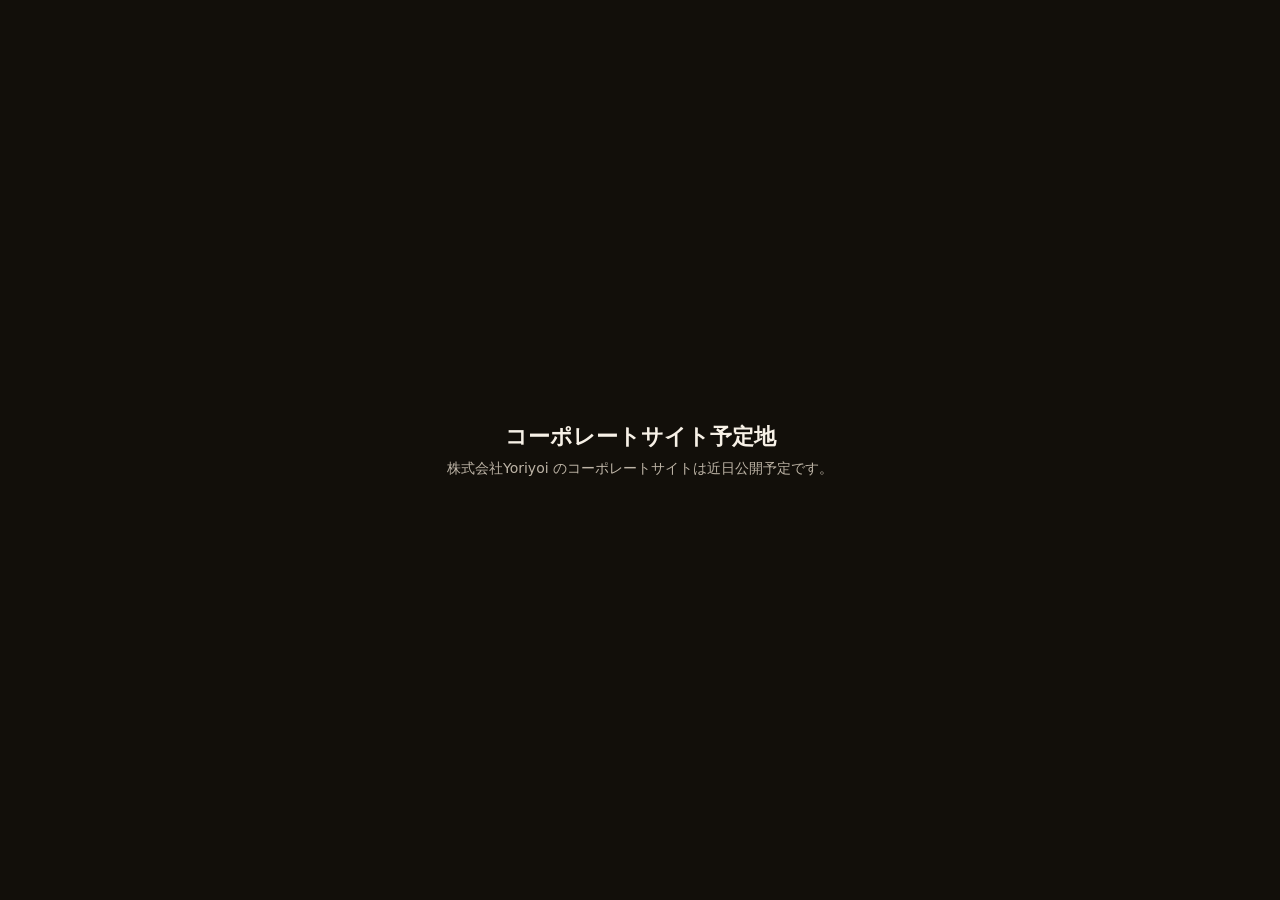
<file: docs/index.html>
<!DOCTYPE html>
<html lang="ja">
<head>
<meta charset="UTF-8" />
<meta name="viewport" content="width=device-width, initial-scale=1.0" />
<title>Yoriyoi ｜ コーポレートサイト予定地</title>
<style>
  body {
    margin: 0;
    min-height: 100vh;
    display: flex;
    align-items: center;
    justify-content: center;
    background: #120F0A;
    color: #F7F1E7;
    font-family: system-ui, "Noto Sans JP", sans-serif;
    text-align: center;
    padding: 24px;
    box-sizing: border-box;
  }
  h1 { font-size: 22px; font-weight: 700; margin: 0 0 8px; }
  p { font-size: 14px; color: #BDB4A6; margin: 0; }
</style>
</head>
<body>
  <div>
    <h1>コーポレートサイト予定地</h1>
    <p>株式会社Yoriyoi のコーポレートサイトは近日公開予定です。</p>
  </div>
</body>
</html>
</file>
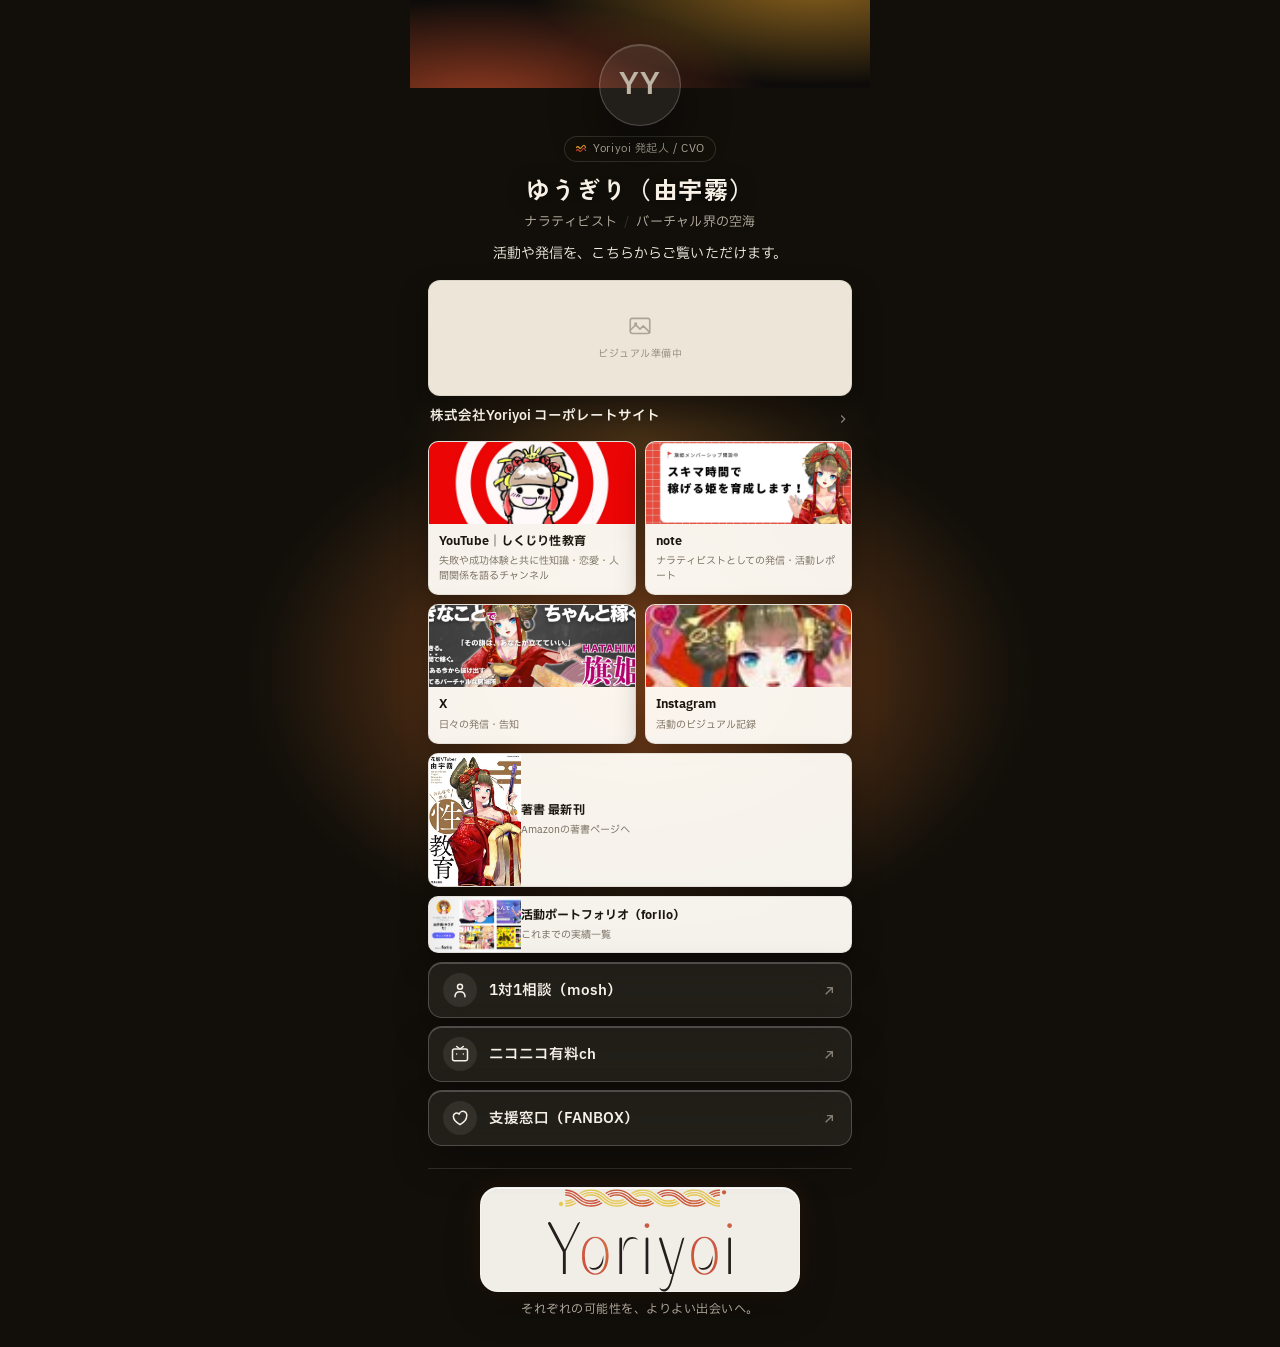
<file: hub-site/index.html>
<!DOCTYPE html>
<html lang="ja">
<head>
<meta charset="UTF-8" />
<meta name="viewport" content="width=device-width, initial-scale=1.0" />
<title>Yoriyoi ｜ 名刺ハブサイト</title>
<meta name="description" content="名刺から、その人の活動・発信・連絡先へ。Yoriyoiの名刺ハブサイト。" />
<link rel="icon" type="image/svg+xml" href="../assets/logo/yoriyoi_mark.svg" />
<!-- Fonts: Zen Kaku Gothic New（見出し）＋ IBM Plex Sans JP（本文） -->
<link rel="preconnect" href="https://fonts.googleapis.com" />
<link rel="preconnect" href="https://fonts.gstatic.com" crossorigin />
<link rel="stylesheet" href="https://fonts.googleapis.com/css2?family=IBM+Plex+Sans+JP:wght@400;500;600&amp;family=Zen+Kaku+Gothic+New:wght@500;700&amp;display=swap" />
<style>
  /* ============================================================
     Yoriyoi Business Card Hub Site
     Brand: ../brand/design-system.md 準拠
     - 近黒の地 / 朱赤→山吹の光 / エアリーなガラス面
     - グラデーションは背景グロー・縒り線・CTA縁に限定
     - リンクをファーストビューに収めるコンパクト構成
     ============================================================ */

  :root {
    --red:        #E4572E;
    --red-deep:   #C8452A;
    --yellow:     #E4A02B;
    --bg:         #120F0A;
    --surface:    rgba(24,20,16,.30);
    --surface-2:  rgba(255,255,255,.07);
    --text:       #F7F1E7;
    --text-soft:  #BDB4A6;
    --border:     rgba(255,255,255,.13);
    --white:      #FFFFFF;
    --shadow:     inset 0 1px 0 rgba(255,255,255,.12), 0 16px 36px rgba(0,0,0,.32);
    --shadow-lg:  inset 0 1px 0 rgba(255,255,255,.16), 0 24px 50px rgba(0,0,0,.42);
    --radius:     14px;
    /* 参考サイトのカード（白系プレート×黒文字）に寄せたトークン。.foot .logo-plate と同系統の明るい面 */
    --card-surface: rgba(255,252,246,.96);
    --card-thumb:   #EDE6D8;
    --card-ink:     #1B160E;
    --card-ink-soft:#6E6455;
    --card-border:  rgba(20,16,10,.08);
    --card-shadow:  0 14px 28px rgba(0,0,0,.34);
    --maxw:       460px;
    --font-sans:  "IBM Plex Sans JP", "Noto Sans JP", sans-serif;
    --font-heading:"Zen Kaku Gothic New", "Noto Sans JP", sans-serif;
  }

  * { box-sizing: border-box; }
  html { -webkit-text-size-adjust: 100%; }

  body {
    margin: 0;
    font-family: var(--font-sans);
    background: var(--bg);
    color: var(--text);
    line-height: 1.6;
    -webkit-font-smoothing: antialiased;
    text-rendering: optimizeLegibility;
  }

  .page {
    position: relative;
    min-height: 100vh;
    background-color: var(--bg);
    background-repeat: no-repeat;
    background-image:
      radial-gradient(600px 420px, rgba(228,87,46,.30), transparent 62%),
      radial-gradient(620px 430px, rgba(228,160,43,.26), transparent 64%),
      radial-gradient(440px 300px, rgba(255,137,46,.18), transparent 60%);
    background-position: 22% 10%, 82% 28%, 52% 18%;
    animation: bg-drift 20s ease-in-out infinite;
  }
  /* 発光の交差部だけを screen で溶かし、本文直下は暗いスクリムで守る */
  .page::before {
    content: ""; position: fixed; inset: 0; z-index: 0; pointer-events: none;
    background-repeat: no-repeat;
    background-image: radial-gradient(340px 210px, rgba(255,158,55,.18), transparent 70%);
    background-position: 50% 13%;
    mix-blend-mode:screen;
    animation: bg-drift-2 14s ease-in-out infinite;
  }
  @keyframes bg-drift {
    0%   { background-position: 22% 10%, 82% 28%, 52% 18%; }
    33%  { background-position: 34% 18%, 72% 38%, 40% 26%; }
    66%  { background-position: 14% 4%,  90% 18%, 60% 10%; }
    100% { background-position: 22% 10%, 82% 28%, 52% 18%; }
  }
  @keyframes bg-drift-2 {
    0%, 100% { background-position: 50% 13%; }
    50%      { background-position: 62% 24%; }
  }
  @media (prefers-reduced-motion: reduce) {
    .page, .page::before { animation: none; }
  }
  .wrap { position: relative; z-index: 1; max-width: var(--maxw); margin: 0 auto; padding: 0 18px 28px; }
  a { color: inherit; }
  :focus-visible { outline: 3px solid var(--yellow); outline-offset: 2px; border-radius: 8px; }

  /* ---------------- Cover + Avatar (compact) ---------------- */
  .cover {
    position: relative;
    height: 88px;
    margin: 0 -18px;
    background:#0E0C0A;
    overflow: hidden;
  }
  .cover::after {
    content: ""; position: absolute; inset: 0;
    background:
      radial-gradient(480px 170px at 15% 115%, rgba(228,87,46,.62), transparent 60%),
      radial-gradient(480px 170px at 88% -20%, rgba(228,160,43,.58), transparent 60%);
  }
  .avatar {
    position: relative;
    width: 82px; height: 82px;
    margin: -44px auto 0;
    border-radius: 50%;
    border: 1px solid rgba(255,255,255,.2);
    background: var(--surface-2);
    box-shadow: var(--shadow-lg);
    overflow: hidden; display: block; z-index: 2;
  }
  .avatar img { width: 100%; height: 100%; object-fit: cover; display: block; }
  .avatar .initials {
    display: flex; align-items: center; justify-content: center;
    width: 100%; height: 100%;
    font-size: 30px; font-weight: 600; color: var(--text-soft); letter-spacing: 0.04em;
  }

  /* ---------------- Identity (compact) ---------------- */
  .identity { text-align: center; margin-top: 10px; }
  .identity .relation {
    display: inline-flex; align-items: center; gap: 6px;
    font-size: 11px; letter-spacing: 0.05em; color: var(--text-soft);
    background: var(--surface); border: 1px solid var(--border);
    padding: 3px 10px; border-radius: 999px; margin-bottom: 8px;
  }
  .relation .dot { width: 12px; height: 12px; flex: none; }
  .identity h1 { font-family:var(--font-heading); font-size: 24px; font-weight: 700; letter-spacing: .06em; margin: 0; text-shadow:0 2px 18px rgba(0,0,0,.65); }
  .identity .role {
    font-size: 13px; color: var(--text-soft); margin: 4px 0 0; letter-spacing: 0.02em;
  }
  .identity .role .en { color: var(--border); margin: 0 7px; }
  .identity .tagline {
    margin: 9px auto 0; max-width: 34ch;
    font-size: 14px; font-weight: 400; color: var(--text); line-height: 1.7; letter-spacing: 0.01em;
  }

  /* 縒り divider (thin) */
  .twist { display: block; width: 100%; height: 16px; margin: 11px 0 8px; opacity: 0.9; }

  /* ---------------- Sections ---------------- */
  .section { margin-top: 14px; }
  .section:first-of-type { margin-top: 20px; }
  .section-head {
    display: flex; align-items: baseline; gap: 8px; margin: 0 2px 7px;
  }
  .section-head h2 { font-size: 12px; font-weight: 700; letter-spacing: 0.07em; color: var(--text); margin: 0; }
  .section-head .hint { font-size: 11px; color: var(--text-soft); }

  /* ---------------- Link rows (compact, single line) ---------------- */
  .links { display: flex; flex-direction: column; gap: 8px; }
  .link {
    display: flex; align-items: center; gap: 12px;
    background: rgba(255,255,255,.07);
    border: 1px solid rgba(255,255,255,.20);
    border-radius: var(--radius);
    padding: 10px 14px;
    text-decoration: none; color: var(--text);
    box-shadow: inset 0 1px 0 rgba(255,255,255,.22), 0 16px 36px rgba(0,0,0,.28);
    backdrop-filter:blur(20px) saturate(1.3); -webkit-backdrop-filter:blur(20px) saturate(1.3);
    transition: transform .15s ease, box-shadow .15s ease, border-color .15s ease, background .15s ease;
  }
  .link:hover { transform: translateY(-1px); box-shadow: inset 0 1px 0 rgba(255,255,255,.28), 0 20px 40px rgba(0,0,0,.34); border-color: rgba(255,255,255,.32); background: rgba(255,255,255,.13); }
  .link:active { transform: translateY(0); }
  .link .ico {
    width: 34px; height: 34px; flex: none; border-radius: 50%;
    display: flex; align-items: center; justify-content: center; background: rgba(255,255,255,.08);
  }
  .link .ico svg { width: 20px; height: 20px; display: block; }
  .link .label { flex: 1 1 auto; min-width: 0; font-size: 14.5px; font-weight: 600; }
  .link .ext { flex: none; width: 16px; height: 16px; color: var(--text-soft); opacity: .65; }
  .link .ext svg { width: 100%; height: 100%; }

  /* ---------------- HP Banner（コーポレートサイト・画像＋キャッチコピー / v0.6）
     参考: studio.siteモックアップ。画像は後日「コーポレートサイトのビジュアル＋キャッチコピー」を差し込み、
     画像全体がコーポレートサイトへのリンクになる。 ---------------- */
  .hp-banner { display: block; text-decoration: none; color: var(--text); }
  .hp-banner-img {
    height: 116px; border-radius: 12px; overflow: hidden;
    background: var(--card-thumb); border: 1px solid var(--card-border);
    display: flex; flex-direction: column; align-items: center; justify-content: center; gap: 6px;
    color: var(--card-ink-soft);
    box-shadow: var(--card-shadow);
    transition: box-shadow .15s ease, transform .15s ease;
  }
  .hp-banner-img svg { width: 26px; height: 26px; opacity: .5; }
  .hp-banner-img .soon { font-size: 10px; letter-spacing: .05em; opacity: .75; }
  .hp-banner:hover .hp-banner-img { transform: translateY(-1px); box-shadow: 0 18px 34px rgba(0,0,0,.4); }
  .hp-banner-cap { display: flex; align-items: center; gap: 8px; padding: 10px 2px 0; }
  .hp-banner-cap .label { flex: 1 1 auto; min-width: 0; font-size: 13.5px; font-weight: 600; }
  .hp-banner-cap .ext { flex: none; width: 14px; height: 14px; color: var(--text-soft); opacity: .7; }
  .hp-banner-cap .ext svg { width: 100%; height: 100%; }

  /* ---------------- Cards（白プレート×黒文字・参考サイト準拠 / v0.5） ---------------- */
  .card-grid { display: grid; grid-template-columns: 1fr 1fr; gap: 9px; margin-bottom: 9px; }
  .card {
    display: block; text-decoration: none;
    background: var(--card-surface); border: 1px solid var(--card-border); border-radius: 10px;
    overflow: hidden;
    box-shadow: var(--card-shadow);
    transition: transform .15s ease, box-shadow .15s ease;
  }
  .card:hover { transform: translateY(-1px); box-shadow: 0 18px 34px rgba(0,0,0,.4); }
  .card .thumb {
    height: 82px; display: flex; align-items: center; justify-content: center;
    background: var(--card-thumb); color: var(--card-ink-soft); overflow: hidden;
  }
  .card .thumb svg { width: 24px; height: 24px; opacity: .6; }
  .card .thumb img { width: 100%; height: 100%; object-fit: cover; display: block; }
  .card .body { padding: 9px 10px 11px; }
  .card .ti { font-size: 12px; font-weight: 700; color: var(--card-ink); margin: 0 0 4px; line-height: 1.35; letter-spacing: .01em; }
  .card .de {
    font-size: 10px; color: var(--card-ink-soft); line-height: 1.5; margin: 0;
    display: -webkit-box; -webkit-line-clamp: 3; -webkit-box-orient: vertical; overflow: hidden;
  }
  .card.wide { grid-column: 1 / -1; display: flex; }
  .card.wide .thumb { width: 92px; height: auto; flex: none; }
  .card.wide .body { padding: 10px 12px 10px 0; flex: 1; min-width: 0; display: flex; flex-direction: column; justify-content: center; }

  /* ---------------- Footer ---------------- */
  .foot { margin-top: 22px; padding-top: 18px; border-top: 1px solid var(--border); text-align: center; }
  .foot .logo-plate {
    width:min(100%,320px); margin:0 auto; padding:9px 28px 5px;
    border:1px solid rgba(255,255,255,.44); border-radius:18px;
    background:rgba(255,252,246,.94);
    box-shadow:inset 0 1px 0 #fff,0 16px 36px rgba(0,0,0,.24),0 0 26px rgba(228,112,46,.10);
  }
  .foot .logo { width:210px; max-width:100%; height:auto; display:block; margin:-31px auto -29px; }
  .foot .by { font-size: 12px; font-weight: 400; color: var(--text-soft); margin-top: 8px; letter-spacing: 0.04em; }

  @media (prefers-reduced-motion: reduce) { * { transition: none !important; } }
</style>
</head>
<body>
<div class="page">
  <main class="wrap">

    <!-- Cover -->
    <div class="cover" role="img" aria-label="活動の様子のカバー画像（プレースホルダー）"></div>

    <!-- Avatar : 写真を入れる場合は .initials を <img src alt> に差し替え -->
    <div class="avatar" aria-hidden="true"><span class="initials">YY</span></div>

    <!-- Identity -->
    <section class="identity">
      <span class="relation">
        <svg class="dot" viewBox="0 0 24 24" aria-hidden="true"><path d="M3 15c4-6 6 6 10 0s6-6 8 0" fill="none" stroke="#C8452A" stroke-width="2.4" stroke-linecap="round"/><path d="M3 9c4-6 6 6 10 0s6-6 8 0" fill="none" stroke="#E4A02B" stroke-width="2.4" stroke-linecap="round"/></svg>
        Yoriyoi 発起人 / CVO
      </span>
      <h1>ゆうぎり（由宇霧）</h1>
      <p class="role">ナラティビスト<span class="en">/</span>バーチャル界の空海</p>
      <p class="tagline">活動や発信を、こちらからご覧いただけます。</p>
    </section>

    <!-- HP Banner: コーポレートサイトへの導線（画像に会社ビジュアル＋キャッチコピーを差し込み予定、画像クリックで遷移） -->
    <section class="section">
      <a class="hp-banner" href="#" aria-label="株式会社Yoriyoi コーポレートサイトへ">
        <div class="hp-banner-img" aria-hidden="true">
          <svg viewBox="0 0 24 24" fill="none" stroke="currentColor" stroke-width="1.5" stroke-linecap="round" stroke-linejoin="round"><rect x="3" y="4" width="18" height="14" rx="2"/><path d="M3 15l5-5 4 4 3-3 6 6"/><circle cx="8" cy="9" r="1.5" fill="currentColor" stroke="none"/></svg>
          <span class="soon">ビジュアル準備中</span>
        </div>
        <div class="hp-banner-cap">
          <span class="label">株式会社Yoriyoi コーポレートサイト</span>
          <span class="ext" aria-hidden="true"><svg viewBox="0 0 24 24" fill="none" stroke="currentColor" stroke-width="2"><path d="M9 6l6 6-6 6"/></svg></span>
        </div>
      </a>
    </section>

    <!-- Links (v0.5: 画像カード階層 + 簡易行) -->
    <section class="section">
      <div class="card-grid">
        <a class="card" href="https://www.youtube.com/@oiran_yugiri" target="_blank" rel="noopener">
          <div class="thumb"><img src="../assets/card-images/youtube-profile.jpg" alt="" /></div>
          <div class="body">
            <p class="ti">YouTube｜しくじり性教育</p>
            <p class="de">失敗や成功体験と共に性知識・恋愛・人間関係を語るチャンネル</p>
          </div>
        </a>
        <a class="card" href="https://note.com/yugiri1115/" target="_blank" rel="noopener">
          <div class="thumb"><img src="../assets/card-images/note-profile.jpg" alt="" /></div>
          <div class="body">
            <p class="ti">note</p>
            <p class="de">ナラティビストとしての発信・活動レポート</p>
          </div>
        </a>
        <a class="card" href="https://x.com/oiran_yugiri" target="_blank" rel="noopener">
          <div class="thumb"><img src="../assets/card-images/x-banner.jpg" alt="" style="object-position: 70% center;" /></div>
          <div class="body">
            <p class="ti">X</p>
            <p class="de">日々の発信・告知</p>
          </div>
        </a>
        <a class="card" href="https://www.instagram.com/yugiri_1115" target="_blank" rel="noopener">
          <div class="thumb"><img src="../assets/card-images/instagram-profile.jpg" alt="" /></div>
          <div class="body">
            <p class="ti">Instagram</p>
            <p class="de">活動のビジュアル記録</p>
          </div>
        </a>

        <a class="card wide" href="https://amzn.asia/d/06aXuEc8" target="_blank" rel="noopener">
          <div class="thumb"><img src="../assets/card-images/book-cover.jpg" alt="" style="object-position: top center;" /></div>
          <div class="body">
            <p class="ti">著書 最新刊</p>
            <p class="de">Amazonの著書ページへ</p>
          </div>
        </a>
        <a class="card wide" href="https://www.foriio.com/yugiri" target="_blank" rel="noopener">
          <div class="thumb"><img src="../assets/card-images/foriio-og.jpg" alt="" style="object-position: left center;" /></div>
          <div class="body">
            <p class="ti">活動ポートフォリオ（foriio）</p>
            <p class="de">これまでの実績一覧</p>
          </div>
        </a>
      </div>

      <div class="links">
        <a class="link" href="https://mosh.jp/yugiri1115/home" target="_blank" rel="noopener">
          <span class="ico"><svg viewBox="0 0 24 24" fill="none" stroke="currentColor" stroke-width="1.8" stroke-linecap="round" stroke-linejoin="round"><circle cx="12" cy="8" r="3"/><path d="M6 20c0-4 2-6 6-6s6 2 6 6"/></svg></span>
          <span class="label">1対1相談（mosh）</span>
          <span class="ext" aria-hidden="true"><svg viewBox="0 0 24 24" fill="none" stroke="currentColor" stroke-width="2"><path d="M7 17L17 7M9 7h8v8"/></svg></span>
        </a>
        <a class="link" href="https://ch.nicovideo.jp/yugiri" target="_blank" rel="noopener">
          <span class="ico"><svg viewBox="0 0 24 24" fill="none" stroke="currentColor" stroke-width="1.8" stroke-linecap="round" stroke-linejoin="round"><rect x="3" y="6" width="18" height="14" rx="2"/><path d="M8 3l4 3 4-3M8 12h.01M16 12h.01"/></svg></span>
          <span class="label">ニコニコ有料ch</span>
          <span class="ext" aria-hidden="true"><svg viewBox="0 0 24 24" fill="none" stroke="currentColor" stroke-width="2"><path d="M7 17L17 7M9 7h8v8"/></svg></span>
        </a>
        <a class="link" href="https://yugiri1115.fanbox.cc/" target="_blank" rel="noopener">
          <span class="ico"><svg viewBox="0 0 24 24" fill="none" stroke="currentColor" stroke-width="1.8" stroke-linecap="round" stroke-linejoin="round"><path d="M12 20s-8-4.5-8-10a4 4 0 017-2.6A4 4 0 0120 10c0 5.5-8 10-8 10z"/></svg></span>
          <span class="label">支援窓口（FANBOX）</span>
          <span class="ext" aria-hidden="true"><svg viewBox="0 0 24 24" fill="none" stroke="currentColor" stroke-width="2"><path d="M7 17L17 7M9 7h8v8"/></svg></span>
        </a>
      </div>
    </section>

    <!-- Footer -->
    <footer class="foot">
      <div class="logo-plate">
        <img class="logo" src="../assets/logo/yoriyoi_logo.svg" alt="Yoriyoi" />
      </div>
      <div class="by">それぞれの可能性を、よりよい出会いへ。</div>
    </footer>

  </main>
</div>
</body>
</html>
</file>
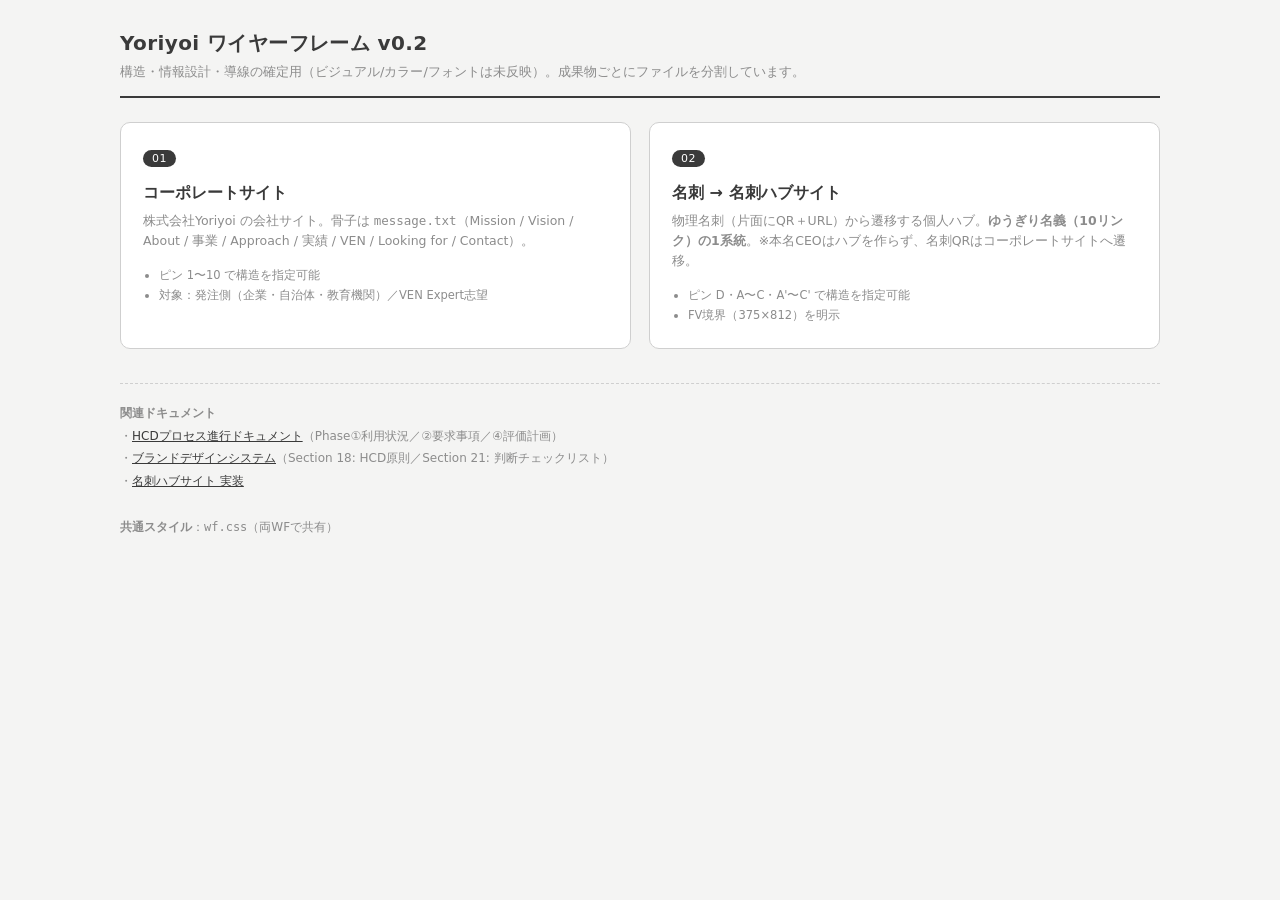
<file: wireframes/index.html>
<!DOCTYPE html>
<html lang="ja">
<head>
<meta charset="UTF-8" />
<meta name="viewport" content="width=device-width, initial-scale=1.0" />
<title>Yoriyoi ワイヤーフレーム 目次</title>
<link rel="stylesheet" href="wf.css" />
<style>
  .idx{display:grid;grid-template-columns:1fr 1fr;gap:18px;margin-top:24px;}
  @media(max-width:760px){ .idx{grid-template-columns:1fr;} }
  .idx a{display:block;text-decoration:none;color:var(--ink);background:#fff;
    border:1px solid var(--line);border-radius:10px;padding:22px;transition:box-shadow .15s,transform .15s;}
  .idx a:hover{box-shadow:0 6px 18px rgba(0,0,0,.07);transform:translateY(-2px);}
  .idx .tag{font-size:11px;color:#fff;background:var(--ink);padding:2px 9px;border-radius:10px;letter-spacing:.04em;}
  .idx h3{margin:12px 0 6px;font-size:16px;}
  .idx p{margin:0 0 14px;font-size:12.5px;color:var(--sub);line-height:1.6;}
  .idx ul{margin:0;padding-left:16px;font-size:11.5px;color:var(--sub);line-height:1.8;}
  .meta{margin-top:34px;padding-top:18px;border-top:1px dashed var(--line);font-size:12px;color:var(--sub);line-height:1.9;}
  .meta a{color:var(--note);}
</style>
</head>
<body>
<div class="page">

  <div class="doc-head">
    <h1>Yoriyoi ワイヤーフレーム v0.2</h1>
    <p>構造・情報設計・導線の確定用（ビジュアル/カラー/フォントは未反映）。成果物ごとにファイルを分割しています。</p>
  </div>

  <div class="idx">

    <a href="corporate.html">
      <span class="tag">01</span>
      <h3>コーポレートサイト</h3>
      <p>株式会社Yoriyoi の会社サイト。骨子は <code>message.txt</code>（Mission / Vision / About / 事業 / Approach / 実績 / VEN / Looking for / Contact）。</p>
      <ul>
        <li>ピン 1〜10 で構造を指定可能</li>
        <li>対象：発注側（企業・自治体・教育機関）／VEN Expert志望</li>
      </ul>
    </a>

    <a href="yugiri.html">
      <span class="tag">02</span>
      <h3>名刺 → 名刺ハブサイト</h3>
      <p>物理名刺（片面にQR＋URL）から遷移する個人ハブ。<b>ゆうぎり名義（10リンク）の1系統</b>。※本名CEOはハブを作らず、名刺QRはコーポレートサイトへ遷移。</p>
      <ul>
        <li>ピン D・A〜C・A'〜C' で構造を指定可能</li>
        <li>FV境界（375×812）を明示</li>
      </ul>
    </a>

  </div>

  <div class="meta">
    <b>関連ドキュメント</b><br>
    ・<a href="../hcd/hcd-process.md">HCDプロセス進行ドキュメント</a>（Phase①利用状況／②要求事項／④評価計画）<br>
    ・<a href="../brand/design-system.md">ブランドデザインシステム</a>（Section 18: HCD原則／Section 21: 判断チェックリスト）<br>
    ・<a href="../hub-site/index.html">名刺ハブサイト 実装</a>
    <br><br>
    <b>共通スタイル</b>：<code>wf.css</code>（両WFで共有）
  </div>

</div>
</body>
</html>
</file>
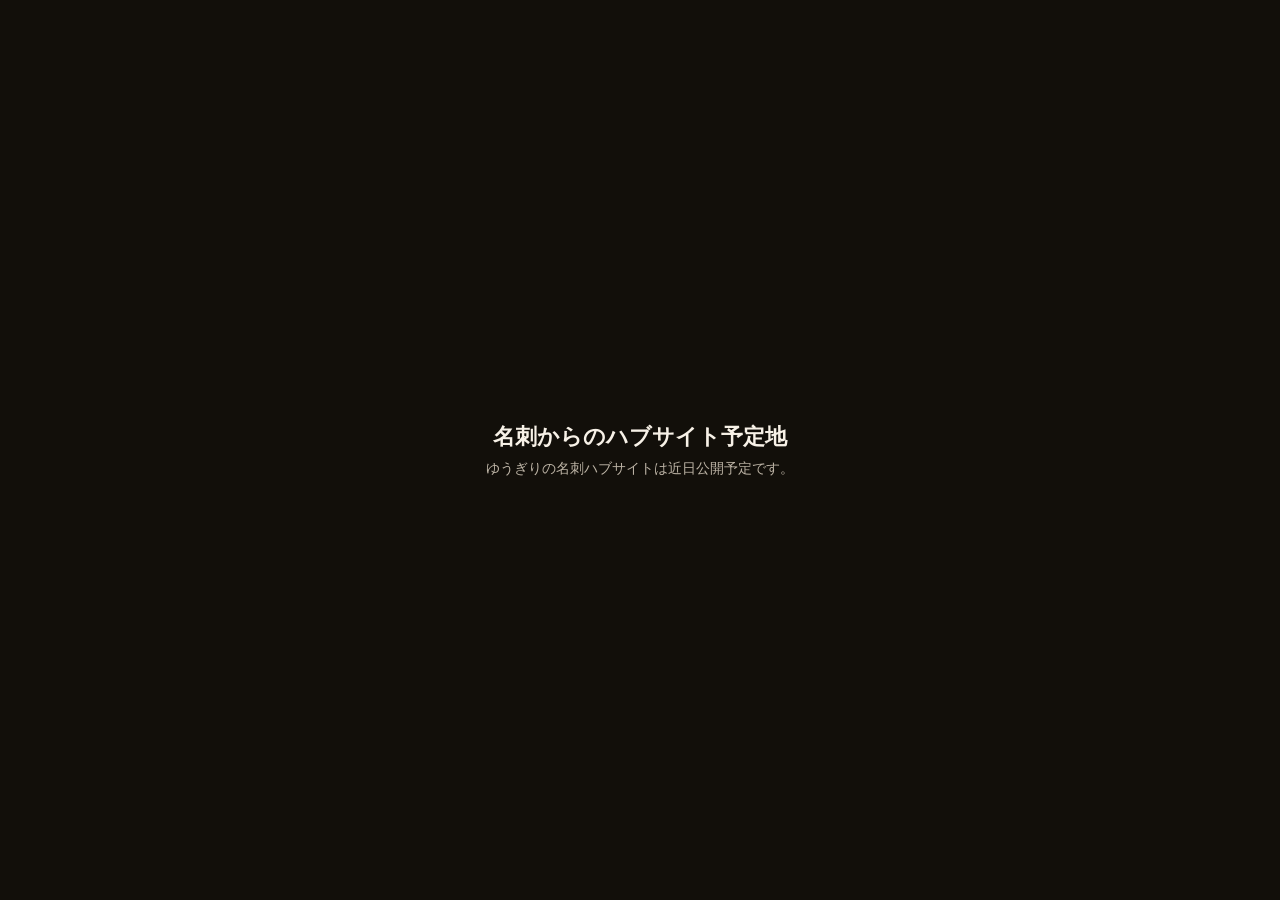
<file: docs/yugiri/index.html>
<!DOCTYPE html>
<html lang="ja">
<head>
<meta charset="UTF-8" />
<meta name="viewport" content="width=device-width, initial-scale=1.0" />
<title>ゆうぎり ｜ 名刺ハブサイト予定地</title>
<style>
  body {
    margin: 0;
    min-height: 100vh;
    display: flex;
    align-items: center;
    justify-content: center;
    background: #120F0A;
    color: #F7F1E7;
    font-family: system-ui, "Noto Sans JP", sans-serif;
    text-align: center;
    padding: 24px;
    box-sizing: border-box;
  }
  h1 { font-size: 22px; font-weight: 700; margin: 0 0 8px; }
  p { font-size: 14px; color: #BDB4A6; margin: 0; }
</style>
</head>
<body>
  <div>
    <h1>名刺からのハブサイト予定地</h1>
    <p>ゆうぎりの名刺ハブサイトは近日公開予定です。</p>
  </div>
</body>
</html>
</file>
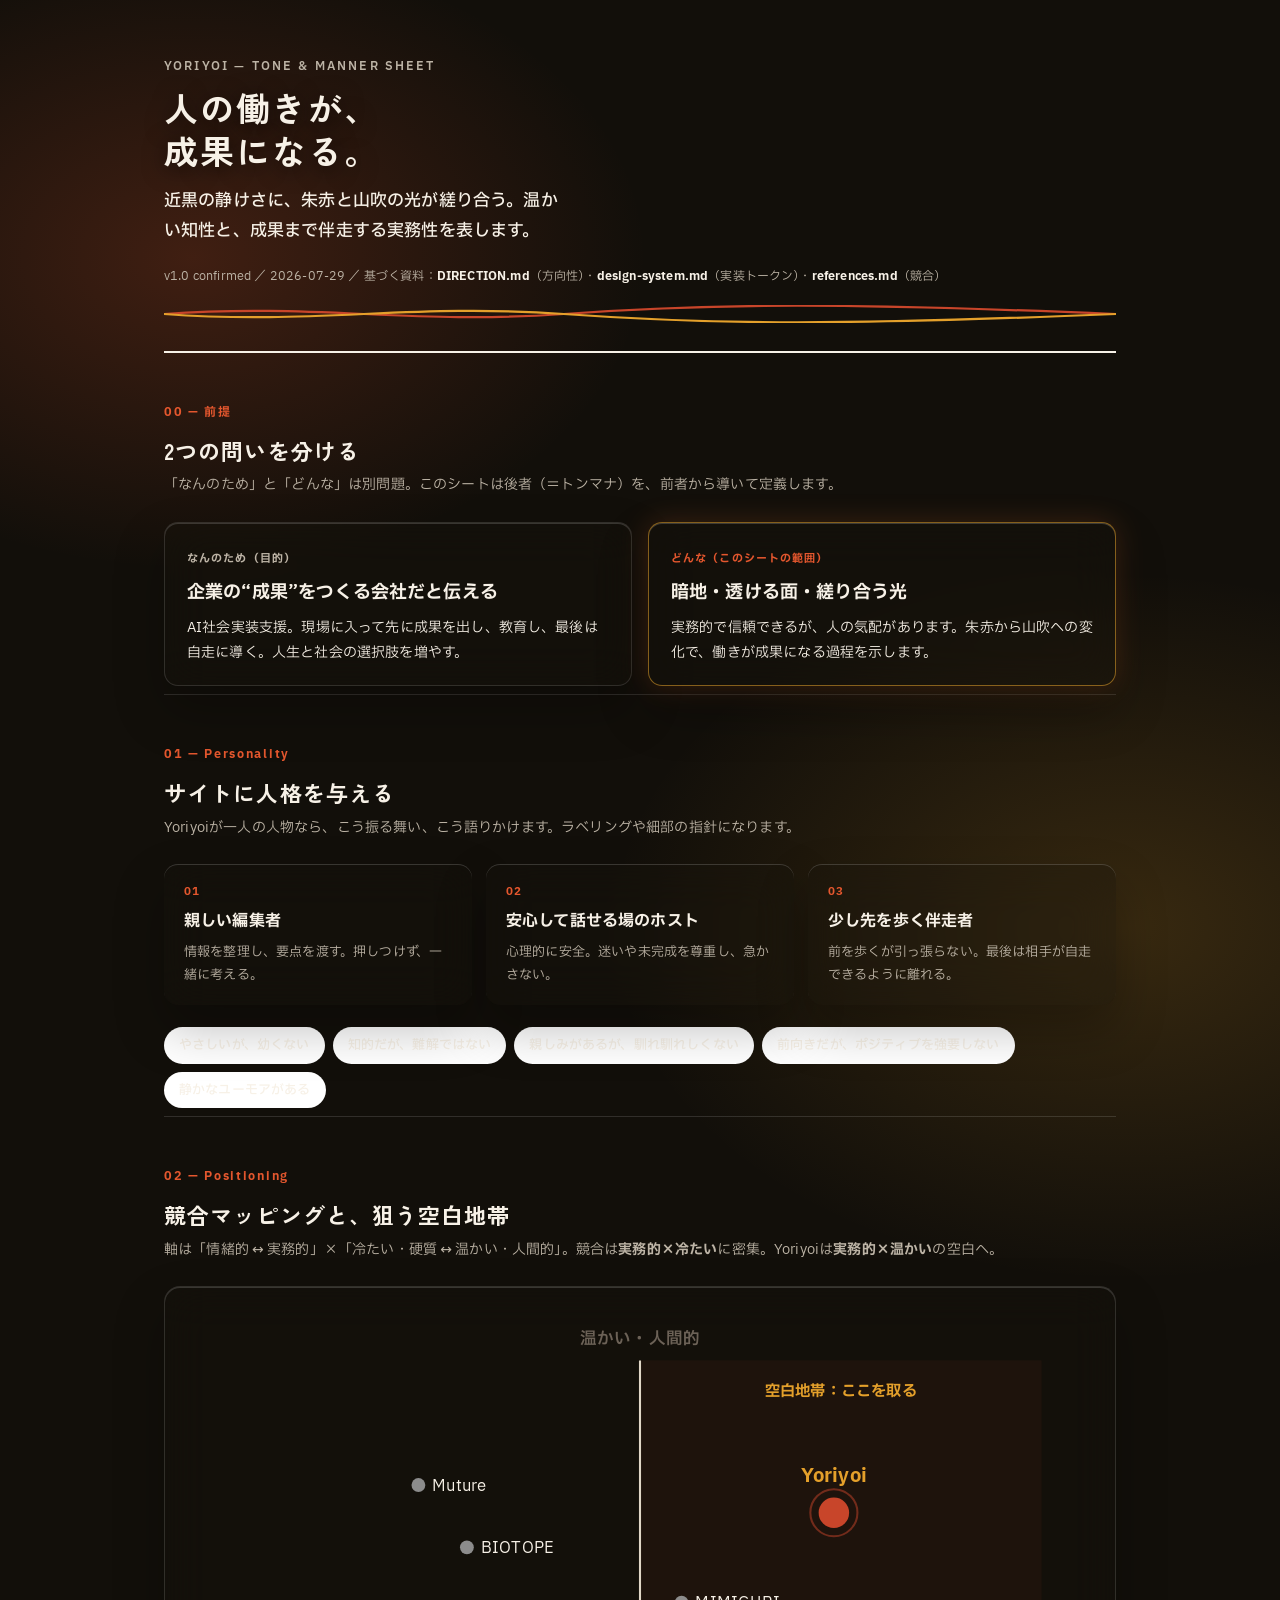
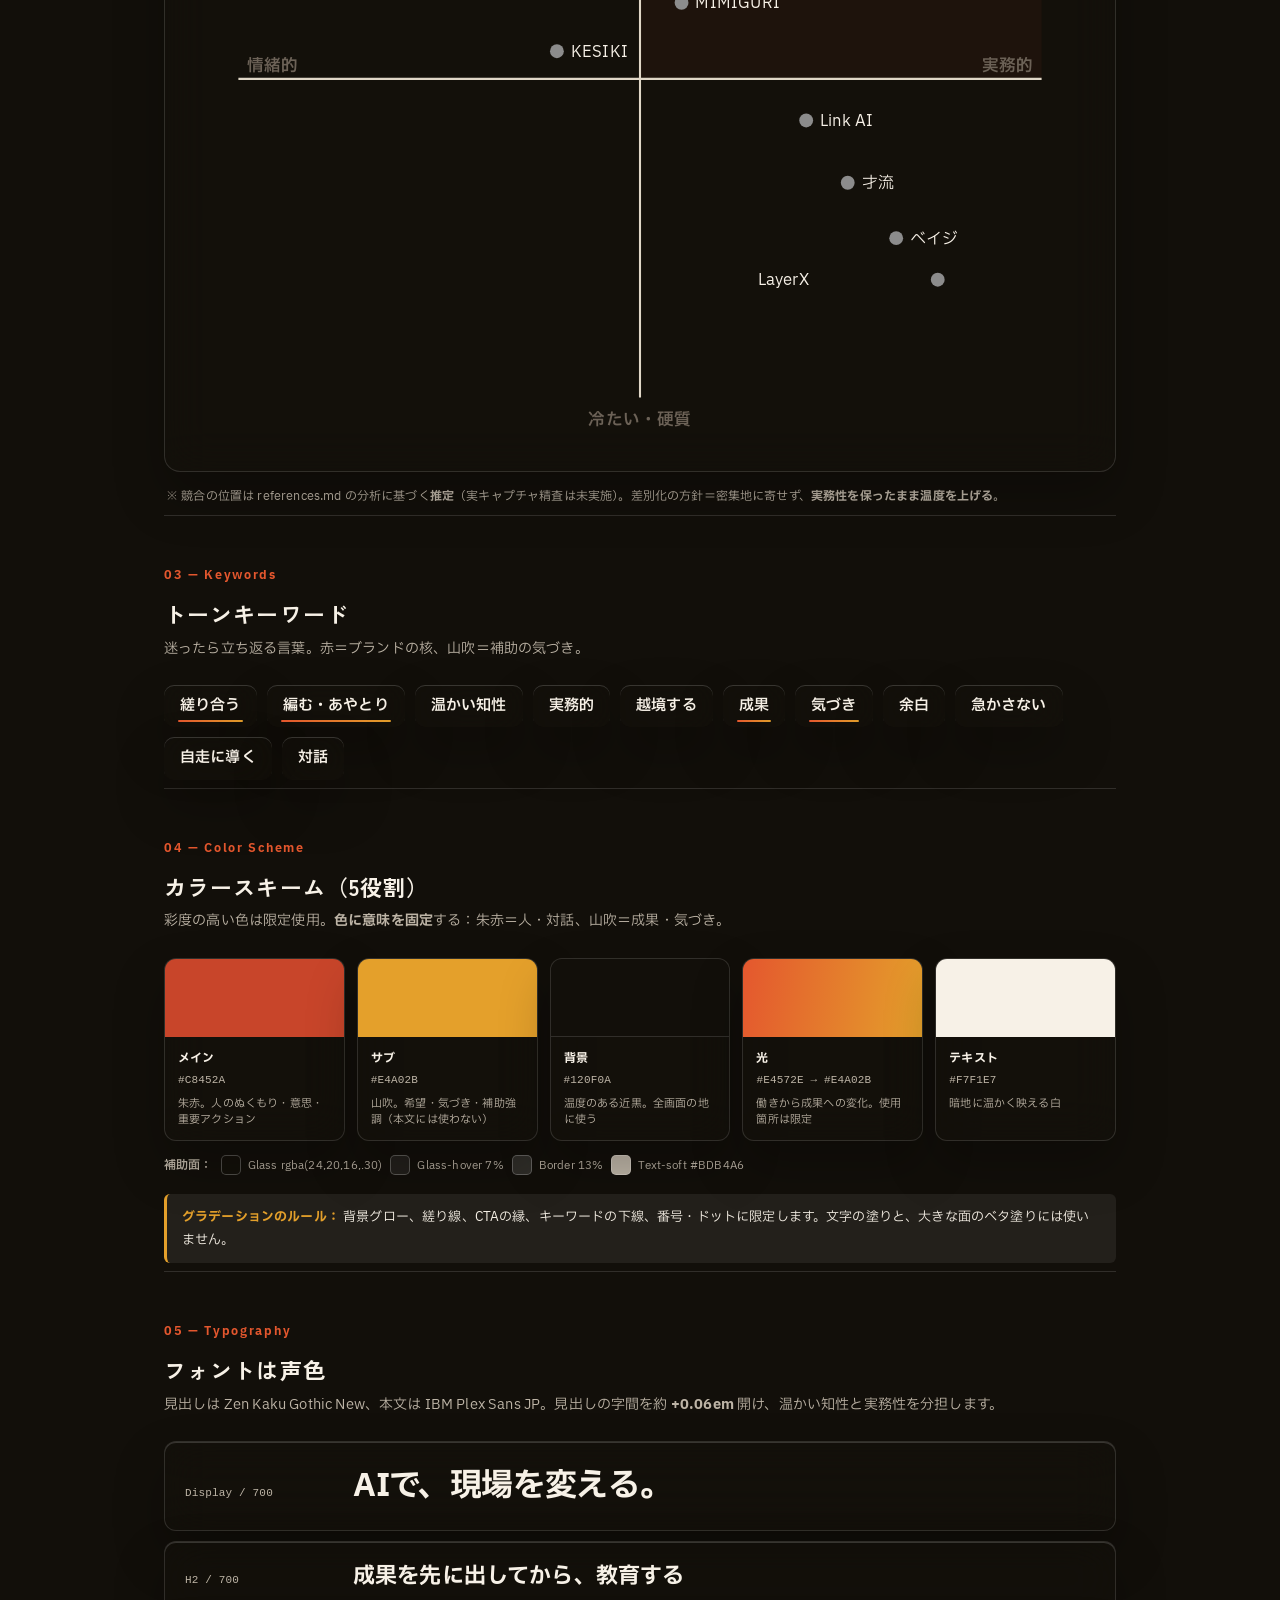
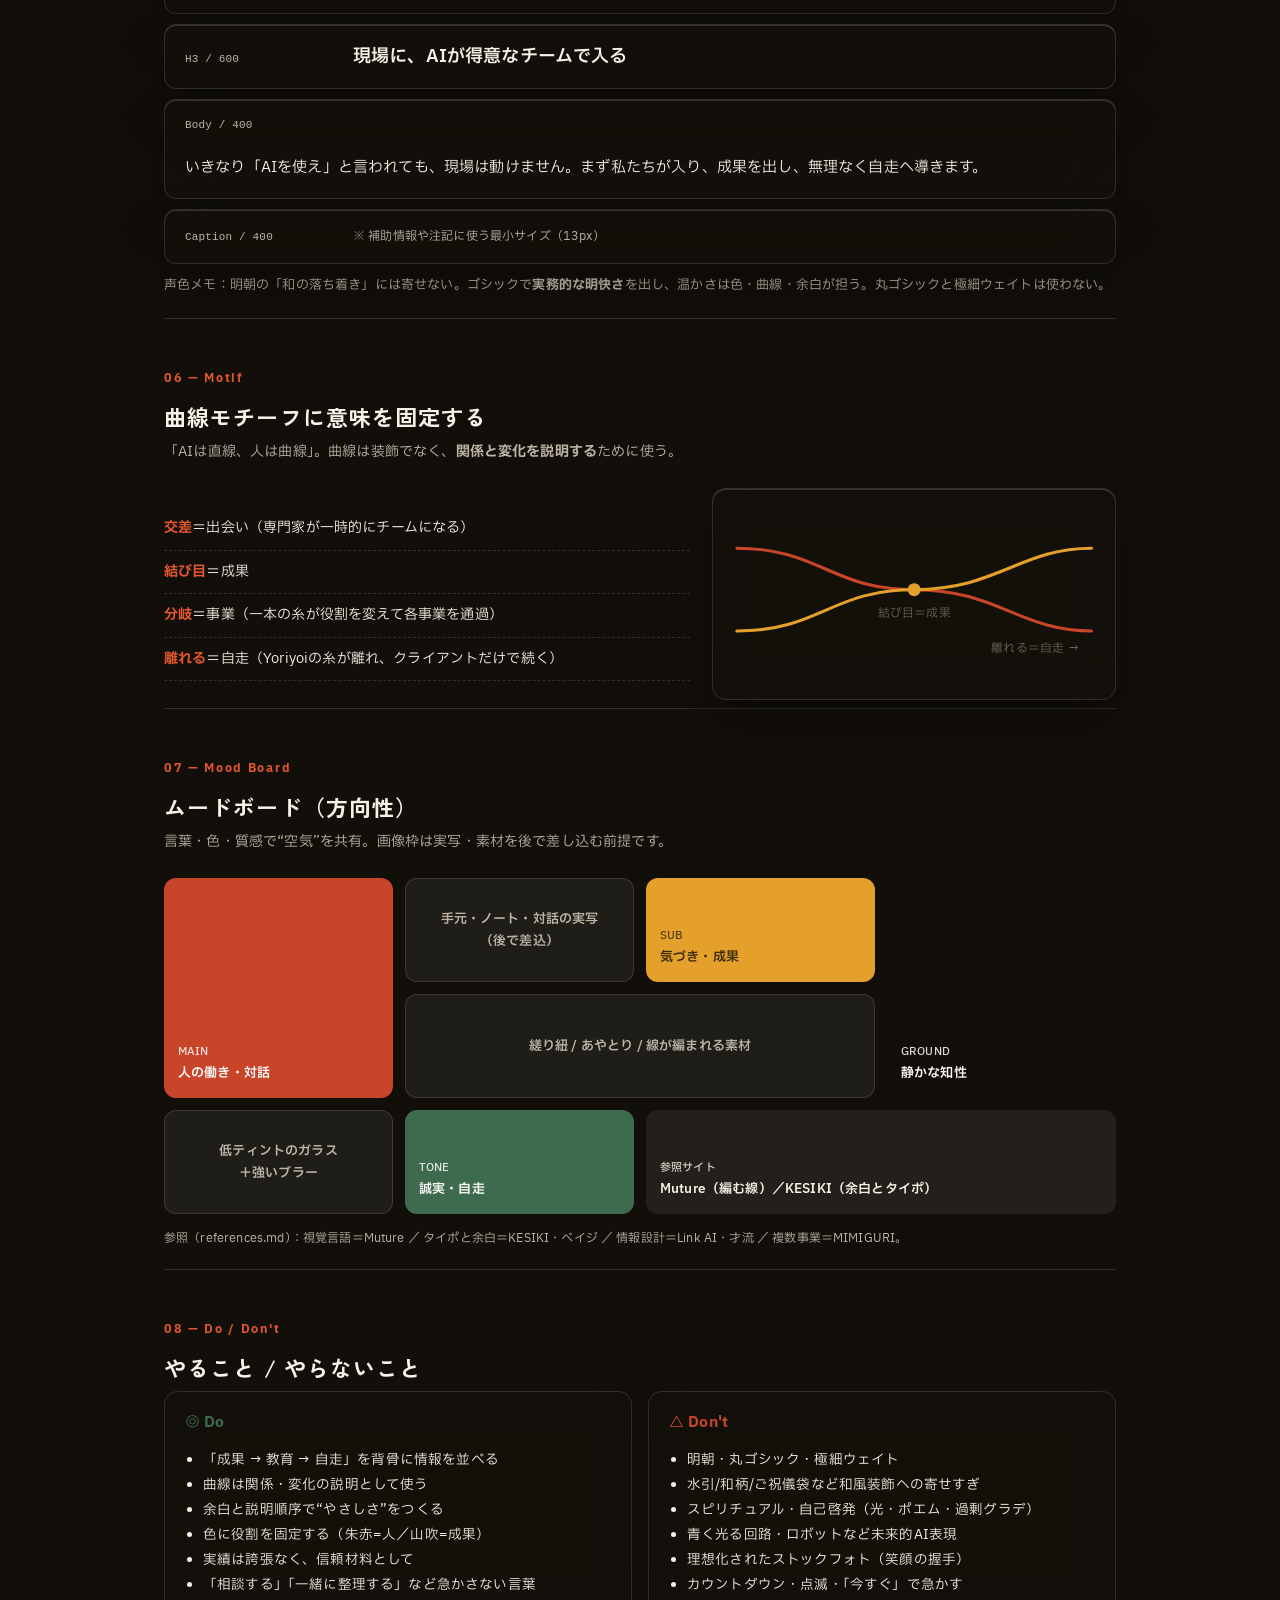
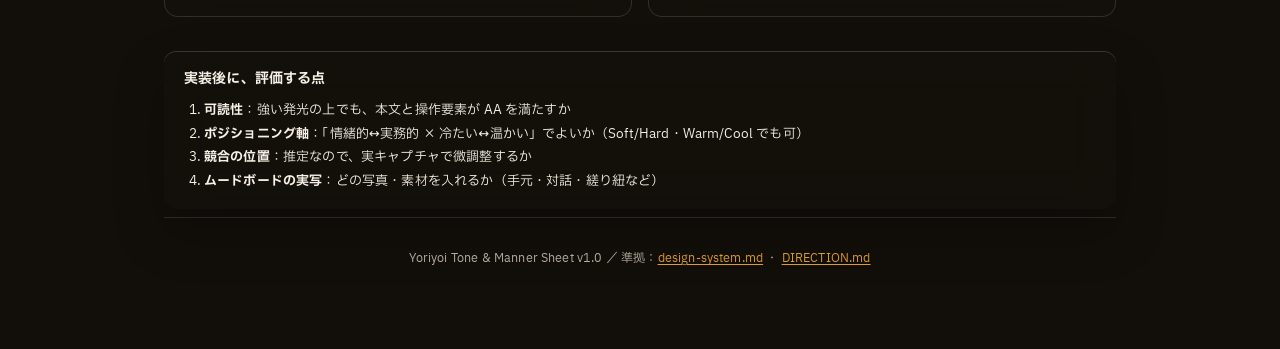
<file: brand/tone-and-manner.html>
<!DOCTYPE html>
<html lang="ja">
<head>
<meta charset="UTF-8" />
<meta name="viewport" content="width=device-width, initial-scale=1.0" />
<title>Yoriyoi トーン＆マナーシート v1.0 — Dark Glass</title>
<link rel="preconnect" href="https://fonts.googleapis.com" />
<link rel="preconnect" href="https://fonts.gstatic.com" crossorigin />
<link rel="stylesheet" href="https://fonts.googleapis.com/css2?family=IBM+Plex+Sans+JP:wght@400;500;600&family=Zen+Kaku+Gothic+New:wght@500;700&display=swap" />
<style>
  :root{
    --red:#E4572E; --red-deep:#C8452A; --yellow:#E4A02B;
    --bg:#120F0A; --surface:rgba(24,20,16,.30); --surface-2:rgba(255,255,255,.07); --border:rgba(255,255,255,.13);
    --text:#F7F1E7; --text-soft:#BDB4A6; --white:#fff;
    --maxw:1000px;
  }
  *{box-sizing:border-box;}
  body{margin:0;font-family:"IBM Plex Sans JP","Noto Sans JP",system-ui,sans-serif;background:
    radial-gradient(700px 480px at 15% 5%,rgba(228,87,46,.22),transparent 65%),
    radial-gradient(760px 520px at 88% 18%,rgba(228,160,43,.18),transparent 68%),var(--bg);color:var(--text);
    line-height:1.75;-webkit-font-smoothing:antialiased;letter-spacing:0.01em;}
  .wrap{max-width:var(--maxw);margin:0 auto;padding:0 24px 80px;}
  a{color:var(--yellow);text-underline-offset:2px;}

  /* header */
  header{padding:56px 0 28px;border-bottom:2px solid var(--text);}
  .eyebrow{font-size:12px;letter-spacing:0.18em;color:var(--text-soft);font-weight:600;margin:0 0 10px;}
  h1{font-family:"Zen Kaku Gothic New",sans-serif;font-size:34px;font-weight:700;letter-spacing:.06em;margin:0 0 14px;line-height:1.25;text-shadow:0 3px 22px rgba(0,0,0,.65);}
  .purpose{font-size:17px;max-width:36ch;margin:0;font-weight:500;}
  .meta{margin-top:20px;font-size:12px;color:var(--text-soft);}
  .meta b{color:var(--text);}

  /* twist under header */
  .twist{display:block;width:100%;height:18px;margin:18px 0 0;}

  section{padding:44px 0 8px;border-bottom:1px solid var(--border);}
  .sec-num{font-size:12px;letter-spacing:0.14em;color:var(--red);font-weight:700;}
  h2{font-family:"Zen Kaku Gothic New",sans-serif;font-size:22px;font-weight:700;letter-spacing:.05em;margin:6px 0 4px;}
  .lead{color:var(--text-soft);font-size:14px;margin:0 0 24px;}

  /* two questions */
  .qs{display:grid;grid-template-columns:1fr 1fr;gap:16px;}
  @media(max-width:680px){.qs{grid-template-columns:1fr;}}
  .q{background:var(--white);border:1px solid var(--border);border-radius:14px;padding:20px 22px;}
  .q .tag{font-size:11px;font-weight:700;letter-spacing:0.1em;color:var(--text-soft);}
  .q h3{margin:6px 0 8px;font-size:18px;}
  .q p{margin:0;font-size:14px;}
  .q.this{border-color:var(--red);box-shadow:0 6px 20px rgba(200,69,42,0.10);}
  .q.this .tag{color:var(--red);}

  /* personality */
  .persona{display:grid;grid-template-columns:repeat(3,1fr);gap:14px;margin-bottom:22px;}
  @media(max-width:680px){.persona{grid-template-columns:1fr;}}
  .persona .card{background:var(--surface);border-radius:14px;padding:18px 20px;}
  .persona .card .n{font-size:11px;color:var(--red);font-weight:700;letter-spacing:0.08em;}
  .persona .card h4{margin:6px 0 6px;font-size:16px;}
  .persona .card p{margin:0;font-size:13px;color:var(--text-soft);}
  .attrs{display:flex;flex-wrap:wrap;gap:8px;}
  .attrs span{background:var(--white);border:1px solid var(--border);border-radius:999px;padding:6px 14px;font-size:13px;font-weight:500;}

  /* map */
  .map-wrap{background:var(--white);border:1px solid var(--border);border-radius:16px;padding:18px;overflow-x:auto;}
  .map-wrap svg{display:block;width:100%;min-width:560px;height:auto;}
  .map-note{font-size:12px;color:var(--text-soft);margin:14px 2px 0;}

  /* keywords */
  .kw{display:flex;flex-wrap:wrap;gap:10px;}
  .kw span{font-size:15px;font-weight:600;background:var(--surface);border-radius:10px;padding:8px 16px;}
  .kw span.accent{background:var(--red);color:#fff;}
  .kw span.accent2{background:var(--yellow);color:#3a2c08;}

  /* color scheme */
  .colors{display:grid;grid-template-columns:repeat(5,1fr);gap:12px;}
  @media(max-width:760px){.colors{grid-template-columns:repeat(2,1fr);}}
  .sw{border:1px solid var(--border);border-radius:12px;overflow:hidden;background:var(--white);}
  .sw .chip{height:78px;}
  .sw .info{padding:11px 13px;}
  .sw .role{font-size:12px;font-weight:700;}
  .sw .hex{font-size:11px;color:var(--text-soft);font-family:ui-monospace,monospace;margin-top:2px;}
  .sw .use{font-size:11px;color:var(--text-soft);margin-top:6px;line-height:1.5;}
  .subswatch{display:flex;gap:8px;margin-top:14px;flex-wrap:wrap;}
  .subswatch .mini{display:flex;align-items:center;gap:7px;font-size:11px;color:var(--text-soft);}
  .subswatch .box{width:20px;height:20px;border-radius:5px;border:1px solid var(--border);}
  .callout{background:var(--surface);border-left:3px solid var(--red);border-radius:6px;padding:12px 15px;font-size:13px;margin-top:18px;}
  .callout b{color:var(--red-deep);}

  /* type */
  .type-row{border:1px solid var(--border);border-radius:12px;background:var(--white);padding:16px 20px;margin-bottom:10px;display:flex;align-items:baseline;gap:18px;flex-wrap:wrap;}
  .type-row .spec{font-size:11px;color:var(--text-soft);font-family:ui-monospace,monospace;white-space:nowrap;min-width:150px;}
  .t-display{font-size:32px;font-weight:700;letter-spacing:-0.01em;}
  .t-h2{font-size:22px;font-weight:700;}
  .t-h3{font-size:18px;font-weight:600;}
  .t-body{font-size:15px;font-weight:400;line-height:1.9;}
  .t-cap{font-size:12px;font-weight:400;color:var(--text-soft);}
  .voice-note{font-size:13px;color:var(--text-soft);margin-top:6px;}

  /* motif */
  .motif{display:grid;grid-template-columns:1.3fr 1fr;gap:22px;align-items:center;}
  @media(max-width:680px){.motif{grid-template-columns:1fr;}}
  .motif ul{margin:0;padding:0;list-style:none;}
  .motif li{padding:9px 0;border-bottom:1px dashed var(--border);font-size:14px;}
  .motif li b{color:var(--red);}
  .motif .fig{background:var(--white);border:1px solid var(--border);border-radius:14px;padding:12px;}

  /* mood board */
  .mood{display:grid;grid-template-columns:repeat(4,1fr);grid-auto-rows:104px;gap:12px;}
  @media(max-width:760px){.mood{grid-template-columns:repeat(2,1fr);}}
  .tile{border-radius:12px;padding:14px;display:flex;flex-direction:column;justify-content:flex-end;font-size:13px;font-weight:600;color:#fff;}
  .tile.span2{grid-column:span 2;}
  .tile.rowspan2{grid-row:span 2;}
  .tile .lab{font-size:11px;opacity:0.85;font-weight:500;}
  .tile.img{background:repeating-linear-gradient(45deg,#e7ddca,#e7ddca 9px,#ded2ba 9px,#ded2ba 18px);color:var(--text-soft);border:1px solid var(--border);align-items:center;justify-content:center;text-align:center;}
  .mood-note{font-size:12px;color:var(--text-soft);margin-top:14px;}

  /* do/dont */
  .dd{display:grid;grid-template-columns:1fr 1fr;gap:16px;}
  @media(max-width:680px){.dd{grid-template-columns:1fr;}}
  .dd .col{border-radius:14px;padding:18px 20px;}
  .dd .do{background:#eef3ee;border:1px solid #cfe0cf;}
  .dd .dont{background:#f7ece9;border:1px solid #e6cdc6;}
  .dd h4{margin:0 0 12px;font-size:15px;}
  .dd .do h4{color:#3E6B4E;} .dd .dont h4{color:var(--red-deep);}
  .dd ul{margin:0;padding-left:18px;font-size:13.5px;line-height:1.85;}

  .confirm{background:var(--surface-2);border-radius:12px;padding:16px 20px;margin-top:34px;font-size:13px;}
  .confirm h4{margin:0 0 8px;font-size:14px;}
  .confirm ol{margin:0;padding-left:20px;line-height:1.8;}
  footer{margin-top:30px;font-size:12px;color:var(--text-soft);text-align:center;}

  /* Dark Glass v1.0: 面は低ティント＋強ブラー、上端の光と大きな影で輪郭をつくる */
  .q,.persona .card,.map-wrap,.kw span,.sw,.type-row,.motif .fig,.confirm{
    background:var(--surface);border-color:var(--border);
    backdrop-filter:blur(22px);-webkit-backdrop-filter:blur(22px);
    box-shadow:inset 0 1px 0 rgba(255,255,255,.16),0 24px 50px rgba(0,0,0,.25);
  }
  .q.this{border-color:rgba(228,160,43,.55);box-shadow:inset 0 1px 0 rgba(255,255,255,.18),0 0 28px rgba(228,112,46,.20),0 24px 50px rgba(0,0,0,.32);}
  .kw span.accent,.kw span.accent2{background:var(--surface);color:var(--text);position:relative;}
  .kw span.accent::after,.kw span.accent2::after{content:"";position:absolute;left:14px;right:14px;bottom:5px;height:2px;background:linear-gradient(100deg,#E4572E,#E4A02B);border-radius:2px;}
  .callout{background:var(--surface-2);border-left-color:var(--yellow);}
  .callout b{color:var(--yellow);}
  .tile.img{background:rgba(255,255,255,.06);color:var(--text-soft);border-color:var(--border);}
  .dd .do,.dd .dont{background:var(--surface);border-color:var(--border);backdrop-filter:blur(22px);}
  .subswatch .box{border-color:rgba(255,255,255,.25);}
</style>
</head>
<body>
<div class="wrap">

  <header>
    <p class="eyebrow">YORIYOI — TONE &amp; MANNER SHEET</p>
    <h1>人の働きが、<br>成果になる。</h1>
    <p class="purpose">近黒の静けさに、朱赤と山吹の光が縒り合う。温かい知性と、成果まで伴走する実務性を表します。</p>
    <div class="meta">
      v1.0 confirmed ／ 2026-07-29 ／ 基づく資料：<b>DIRECTION.md</b>（方向性）・<b>design-system.md</b>（実装トークン）・<b>references.md</b>（競合）
    </div>
    <svg class="twist" viewBox="0 0 1000 18" preserveAspectRatio="none" aria-hidden="true">
      <path d="M0 9 C160 -2 260 20 420 9 S720 -2 1000 9" fill="none" stroke="#C8452A" stroke-width="2.2" stroke-linecap="round"/>
      <path d="M0 9 C160 20 260 -2 420 9 S720 20 1000 9" fill="none" stroke="#E4A02B" stroke-width="2.2" stroke-linecap="round"/>
    </svg>
  </header>

  <!-- 0. 2つの問い -->
  <section>
    <span class="sec-num">00 — 前提</span>
    <h2>2つの問いを分ける</h2>
    <p class="lead">「なんのため」と「どんな」は別問題。このシートは後者（＝トンマナ）を、前者から導いて定義します。</p>
    <div class="qs">
      <div class="q">
        <span class="tag">なんのため（目的）</span>
        <h3>企業の“成果”をつくる会社だと伝える</h3>
        <p>AI社会実装支援。現場に入って先に成果を出し、教育し、最後は自走に導く。人生と社会の選択肢を増やす。</p>
      </div>
      <div class="q this">
        <span class="tag">どんな（このシートの範囲）</span>
        <h3>暗地・透ける面・縒り合う光</h3>
        <p>実務的で信頼できるが、人の気配があります。朱赤から山吹への変化で、働きが成果になる過程を示します。</p>
      </div>
    </div>
  </section>

  <!-- 1. 人格 -->
  <section>
    <span class="sec-num">01 — Personality</span>
    <h2>サイトに人格を与える</h2>
    <p class="lead">Yoriyoiが一人の人物なら、こう振る舞い、こう語りかけます。ラベリングや細部の指針になります。</p>
    <div class="persona">
      <div class="card"><div class="n">01</div><h4>親しい編集者</h4><p>情報を整理し、要点を渡す。押しつけず、一緒に考える。</p></div>
      <div class="card"><div class="n">02</div><h4>安心して話せる場のホスト</h4><p>心理的に安全。迷いや未完成を尊重し、急かさない。</p></div>
      <div class="card"><div class="n">03</div><h4>少し先を歩く伴走者</h4><p>前を歩くが引っ張らない。最後は相手が自走できるように離れる。</p></div>
    </div>
    <div class="attrs">
      <span>やさしいが、幼くない</span>
      <span>知的だが、難解ではない</span>
      <span>親しみがあるが、馴れ馴れしくない</span>
      <span>前向きだが、ポジティブを強要しない</span>
      <span>静かなユーモアがある</span>
    </div>
  </section>

  <!-- 2. ポジショニング -->
  <section>
    <span class="sec-num">02 — Positioning</span>
    <h2>競合マッピングと、狙う空白地帯</h2>
    <p class="lead">軸は「情緒的 ↔ 実務的」×「冷たい・硬質 ↔ 温かい・人間的」。競合は<b>実務的×冷たい</b>に密集。Yoriyoiは<b>実務的×温かい</b>の空白へ。</p>
    <div class="map-wrap">
      <svg viewBox="0 0 660 540" role="img" aria-label="競合ポジショニングマップ。横軸=情緒的から実務的、縦軸=冷たいから温かい。Yoriyoiは実務的かつ温かい右上の空白地帯に位置する。">
        <!-- white space highlight (実務的×温かい) -->
        <rect x="330" y="40" width="290" height="230" fill="#C8452A" opacity="0.06"/>
        <text x="475" y="66" text-anchor="middle" font-size="11" fill="#E4A02B" font-weight="700">空白地帯：ここを取る</text>
        <!-- axes -->
        <line x1="330" y1="40" x2="330" y2="500" stroke="#E0D7C7" stroke-width="1.5"/>
        <line x1="40" y1="270" x2="620" y2="270" stroke="#E0D7C7" stroke-width="1.5"/>
        <!-- axis labels -->
        <text x="330" y="28" text-anchor="middle" font-size="12" fill="#6C6257" font-weight="600">温かい・人間的</text>
        <text x="330" y="520" text-anchor="middle" font-size="12" fill="#6C6257" font-weight="600">冷たい・硬質</text>
        <text x="46" y="264" text-anchor="start" font-size="12" fill="#6C6257" font-weight="600">情緒的</text>
        <text x="614" y="264" text-anchor="end" font-size="12" fill="#6C6257" font-weight="600">実務的</text>
        <!-- competitor dots -->
        <g font-size="11.5" fill="#F7F1E7">
          <circle cx="170" cy="130" r="5" fill="#8c8c8c"/><text x="180" y="134">Muture</text>
          <circle cx="205" cy="175" r="5" fill="#8c8c8c"/><text x="215" y="179">BIOTOPE</text>
          <circle cx="270" cy="250" r="5" fill="#8c8c8c"/><text x="280" y="254">KESIKI</text>
          <circle cx="360" cy="215" r="5" fill="#8c8c8c"/><text x="370" y="219">MIMIGURI</text>
          <circle cx="450" cy="300" r="5" fill="#8c8c8c"/><text x="460" y="304">Link AI</text>
          <circle cx="480" cy="345" r="5" fill="#8c8c8c"/><text x="490" y="349">才流</text>
          <circle cx="515" cy="385" r="5" fill="#8c8c8c"/><text x="525" y="389">ベイジ</text>
          <circle cx="545" cy="415" r="5" fill="#8c8c8c"/><text x="452" y="419" text-anchor="end">LayerX</text>
        </g>
        <!-- Yoriyoi -->
        <circle cx="470" cy="150" r="11" fill="#C8452A"/>
        <circle cx="470" cy="150" r="17" fill="none" stroke="#C8452A" stroke-width="1.5" opacity="0.5"/>
        <text x="470" y="128" text-anchor="middle" font-size="14" fill="#E4A02B" font-weight="700">Yoriyoi</text>
      </svg>
    </div>
    <p class="map-note">※ 競合の位置は references.md の分析に基づく<b>推定</b>（実キャプチャ精査は未実施）。差別化の方針＝密集地に寄せず、<b>実務性を保ったまま温度を上げる</b>。</p>
  </section>

  <!-- 3. キーワード -->
  <section>
    <span class="sec-num">03 — Keywords</span>
    <h2>トーンキーワード</h2>
    <p class="lead">迷ったら立ち返る言葉。赤＝ブランドの核、山吹＝補助の気づき。</p>
    <div class="kw">
      <span class="accent">縒り合う</span>
      <span class="accent">編む・あやとり</span>
      <span>温かい知性</span>
      <span>実務的</span>
      <span>越境する</span>
      <span class="accent2">成果</span>
      <span class="accent2">気づき</span>
      <span>余白</span>
      <span>急かさない</span>
      <span>自走に導く</span>
      <span>対話</span>
    </div>
  </section>

  <!-- 4. カラースキーム -->
  <section>
    <span class="sec-num">04 — Color Scheme</span>
    <h2>カラースキーム（5役割）</h2>
    <p class="lead">彩度の高い色は限定使用。<b>色に意味を固定</b>する：朱赤＝人・対話、山吹＝成果・気づき。</p>
    <div class="colors">
      <div class="sw"><div class="chip" style="background:#C8452A"></div><div class="info"><div class="role">メイン</div><div class="hex">#C8452A</div><div class="use">朱赤。人のぬくもり・意思・重要アクション</div></div></div>
      <div class="sw"><div class="chip" style="background:#E4A02B"></div><div class="info"><div class="role">サブ</div><div class="hex">#E4A02B</div><div class="use">山吹。希望・気づき・補助強調（本文には使わない）</div></div></div>
      <div class="sw"><div class="chip" style="background:#120F0A;border-bottom:1px solid rgba(255,255,255,.13)"></div><div class="info"><div class="role">背景</div><div class="hex">#120F0A</div><div class="use">温度のある近黒。全画面の地に使う</div></div></div>
      <div class="sw"><div class="chip" style="background:linear-gradient(100deg,#E4572E,#E4A02B)"></div><div class="info"><div class="role">光</div><div class="hex">#E4572E → #E4A02B</div><div class="use">働きから成果への変化。使用箇所は限定</div></div></div>
      <div class="sw"><div class="chip" style="background:#F7F1E7"></div><div class="info"><div class="role">テキスト</div><div class="hex">#F7F1E7</div><div class="use">暗地に温かく映える白</div></div></div>
    </div>
    <div class="subswatch">
      <span style="font-size:12px;color:var(--text-soft);font-weight:600;">補助面：</span>
      <span class="mini"><span class="box" style="background:rgba(24,20,16,.30)"></span>Glass rgba(24,20,16,.30)</span>
      <span class="mini"><span class="box" style="background:rgba(255,255,255,.07)"></span>Glass-hover 7%</span>
      <span class="mini"><span class="box" style="background:rgba(255,255,255,.13)"></span>Border 13%</span>
      <span class="mini"><span class="box" style="background:#BDB4A6"></span>Text-soft #BDB4A6</span>
    </div>
    <div class="callout">
      <b>グラデーションのルール：</b> 背景グロー、縒り線、CTAの縁、キーワードの下線、番号・ドットに限定します。文字の塗りと、大きな面のベタ塗りには使いません。
    </div>
  </section>

  <!-- 5. タイポグラフィ -->
  <section>
    <span class="sec-num">05 — Typography</span>
    <h2>フォントは声色</h2>
    <p class="lead">見出しは Zen Kaku Gothic New、本文は IBM Plex Sans JP。見出しの字間を約 <b>+0.06em</b> 開け、温かい知性と実務性を分担します。</p>
    <div class="type-row"><span class="spec">Display / 700</span><span class="t-display">AIで、現場を変える。</span></div>
    <div class="type-row"><span class="spec">H2 / 700</span><span class="t-h2">成果を先に出してから、教育する</span></div>
    <div class="type-row"><span class="spec">H3 / 600</span><span class="t-h3">現場に、AIが得意なチームで入る</span></div>
    <div class="type-row"><span class="spec">Body / 400</span><span class="t-body">いきなり「AIを使え」と言われても、現場は動けません。まず私たちが入り、成果を出し、無理なく自走へ導きます。</span></div>
    <div class="type-row"><span class="spec">Caption / 400</span><span class="t-cap">※ 補助情報や注記に使う最小サイズ（13px）</span></div>
    <p class="voice-note">声色メモ：明朝の「和の落ち着き」には寄せない。ゴシックで<b>実務的な明快さ</b>を出し、温かさは色・曲線・余白が担う。丸ゴシックと極細ウェイトは使わない。</p>
  </section>

  <!-- 6. モチーフ -->
  <section>
    <span class="sec-num">06 — Motif</span>
    <h2>曲線モチーフに意味を固定する</h2>
    <p class="lead">「AIは直線、人は曲線」。曲線は装飾でなく、<b>関係と変化を説明する</b>ために使う。</p>
    <div class="motif">
      <ul>
        <li><b>交差</b>＝出会い（専門家が一時的にチームになる）</li>
        <li><b>結び目</b>＝成果</li>
        <li><b>分岐</b>＝事業（一本の糸が役割を変えて各事業を通過）</li>
        <li><b>離れる</b>＝自走（Yoriyoiの糸が離れ、クライアントだけで続く）</li>
      </ul>
      <div class="fig">
        <svg viewBox="0 0 320 150" width="100%" aria-label="2本の曲線が近づき交差し、結び目をつくり、片方が離れていく図">
          <path d="M10 40 C80 40 90 75 160 75 S250 110 310 110" fill="none" stroke="#C8452A" stroke-width="2.6" stroke-linecap="round"/>
          <path d="M10 110 C80 110 90 75 160 75 S250 40 310 40" fill="none" stroke="#E4A02B" stroke-width="2.6" stroke-linecap="round"/>
          <circle cx="160" cy="75" r="5.5" fill="#E4A02B"/>
          <text x="160" y="98" text-anchor="middle" font-size="10" fill="#6C6257">結び目＝成果</text>
          <text x="300" y="128" text-anchor="end" font-size="10" fill="#6C6257">離れる＝自走 →</text>
        </svg>
      </div>
    </div>
  </section>

  <!-- 7. ムードボード -->
  <section>
    <span class="sec-num">07 — Mood Board</span>
    <h2>ムードボード（方向性）</h2>
    <p class="lead">言葉・色・質感で“空気”を共有。画像枠は実写・素材を後で差し込む前提です。</p>
    <div class="mood">
      <div class="tile rowspan2" style="background:#C8452A"><span class="lab">MAIN</span>人の働き・対話</div>
      <div class="tile img">手元・ノート・対話の実写<br>（後で差込）</div>
      <div class="tile" style="background:#E4A02B;color:#3a2c08"><span class="lab">SUB</span>気づき・成果</div>
      <div class="tile span2 img">縒り紐 / あやとり / 線が編まれる素材</div>
      <div class="tile" style="background:#120F0A"><span class="lab">GROUND</span>静かな知性</div>
      <div class="tile img">低ティントのガラス<br>＋強いブラー</div>
      <div class="tile" style="background:#3E6B4E"><span class="lab">TONE</span>誠実・自走</div>
      <div class="tile span2" style="background:rgba(255,255,255,.07);color:#F7F1E7"><span class="lab">参照サイト</span>Muture（編む線）／KESIKI（余白とタイポ）</div>
    </div>
    <p class="mood-note">参照（references.md）：視覚言語＝Muture ／ タイポと余白＝KESIKI・ベイジ ／ 情報設計＝Link AI・才流 ／ 複数事業＝MIMIGURI。</p>
  </section>

  <!-- 8. Do / Don't -->
  <section>
    <span class="sec-num">08 — Do / Don't</span>
    <h2>やること / やらないこと</h2>
    <div class="dd">
      <div class="col do">
        <h4>◎ Do</h4>
        <ul>
          <li>「成果 → 教育 → 自走」を背骨に情報を並べる</li>
          <li>曲線は関係・変化の説明として使う</li>
          <li>余白と説明順序で“やさしさ”をつくる</li>
          <li>色に役割を固定する（朱赤=人／山吹=成果）</li>
          <li>実績は誇張なく、信頼材料として</li>
          <li>「相談する」「一緒に整理する」など急かさない言葉</li>
        </ul>
      </div>
      <div class="col dont">
        <h4>△ Don't</h4>
        <ul>
          <li>明朝・丸ゴシック・極細ウェイト</li>
          <li>水引/和柄/ご祝儀袋など和風装飾への寄せすぎ</li>
          <li>スピリチュアル・自己啓発（光・ポエム・過剰グラデ）</li>
          <li>青く光る回路・ロボットなど未来的AI表現</li>
          <li>理想化されたストックフォト（笑顔の握手）</li>
          <li>カウントダウン・点滅・「今すぐ」で急かす</li>
        </ul>
      </div>
    </div>

    <div class="confirm">
      <h4>実装後に、評価する点</h4>
      <ol>
        <li><b>可読性</b>：強い発光の上でも、本文と操作要素が AA を満たすか</li>
        <li><b>ポジショニング軸</b>：「情緒的↔実務的 × 冷たい↔温かい」でよいか（Soft/Hard・Warm/Cool でも可）</li>
        <li><b>競合の位置</b>：推定なので、実キャプチャで微調整するか</li>
        <li><b>ムードボードの実写</b>：どの写真・素材を入れるか（手元・対話・縒り紐など）</li>
      </ol>
    </div>
  </section>

  <footer>
    Yoriyoi Tone &amp; Manner Sheet v1.0 ／ 準拠：<a href="design-system.md">design-system.md</a> ・ <a href="explorations/DIRECTION.md">DIRECTION.md</a>
  </footer>

</div>
</body>
</html>
</file>
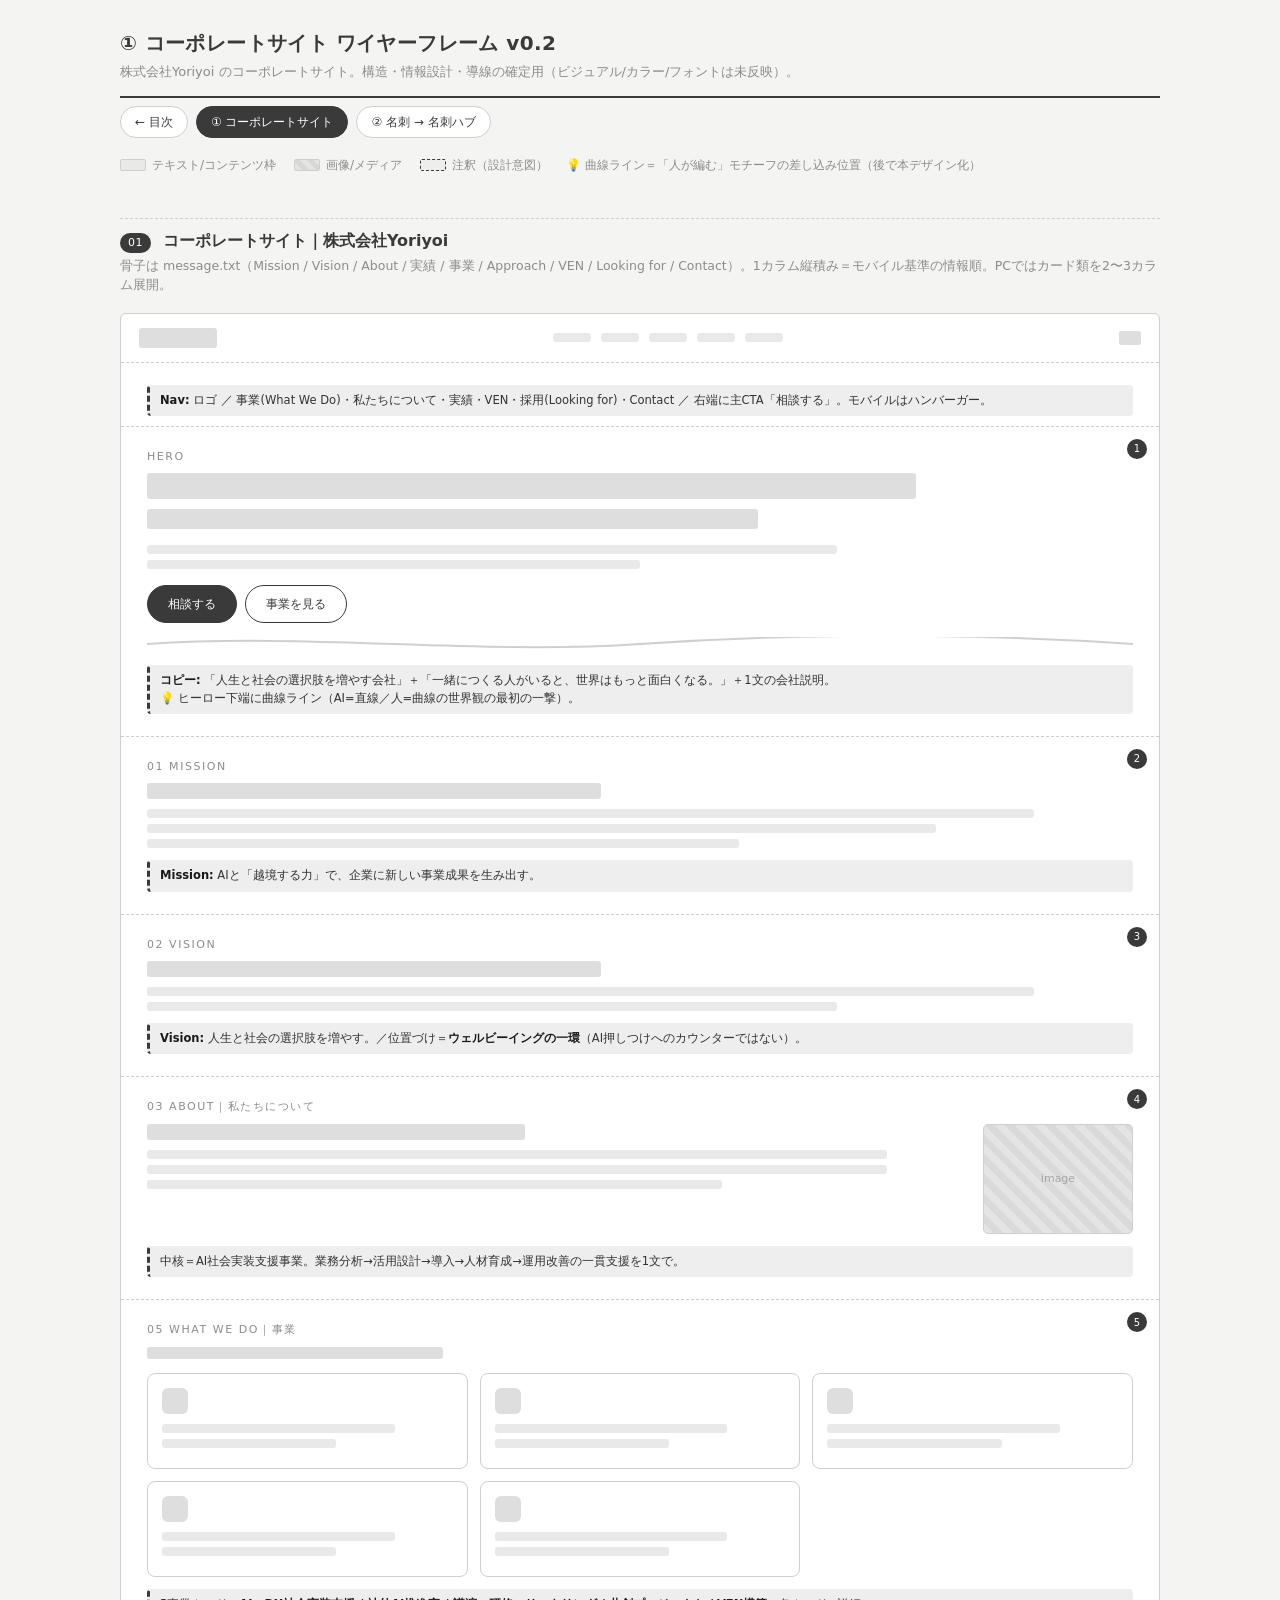
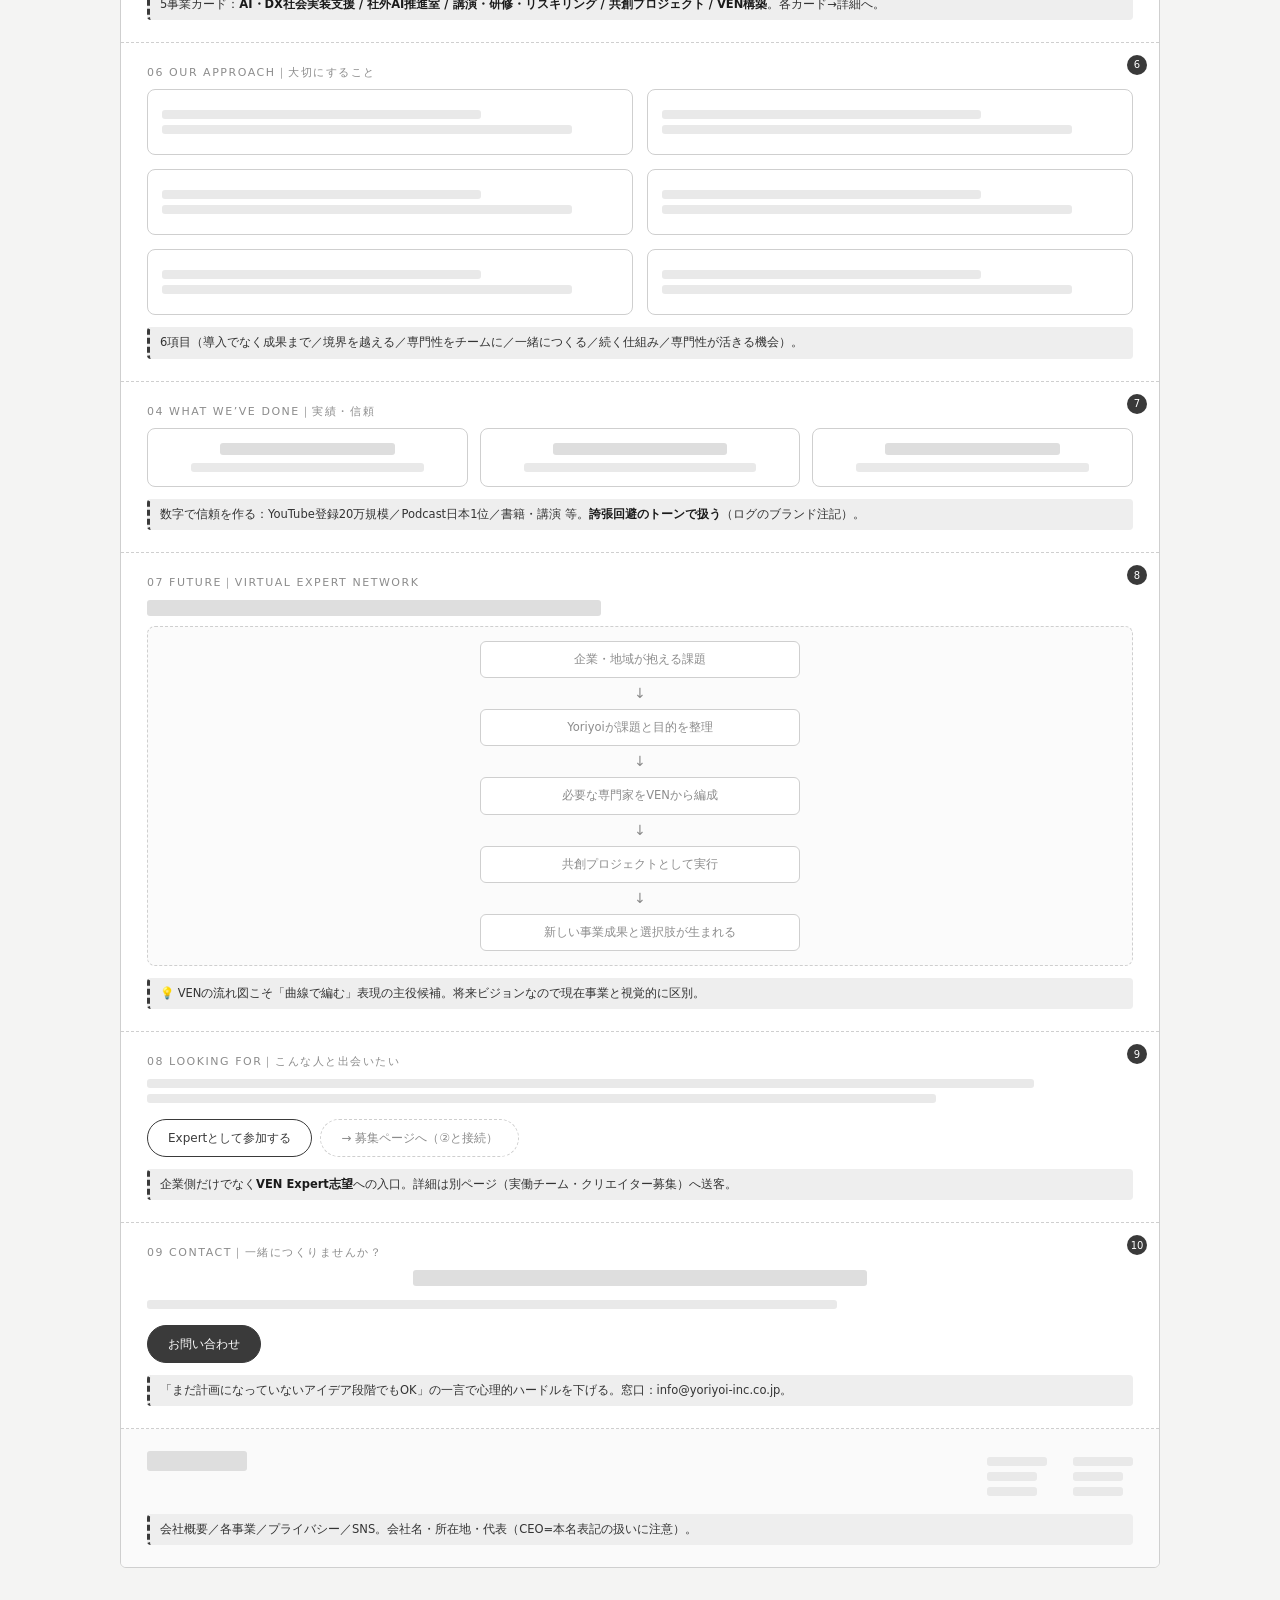
<file: wireframes/corporate.html>
<!DOCTYPE html>
<html lang="ja">
<head>
<meta charset="UTF-8" />
<meta name="viewport" content="width=device-width, initial-scale=1.0" />
<title>WF ①コーポレートサイト｜Yoriyoi</title>
<link rel="stylesheet" href="wf.css" />
</head>
<body>
<div class="page">

  <div class="doc-head">
    <h1>① コーポレートサイト ワイヤーフレーム v0.2</h1>
    <p>株式会社Yoriyoi のコーポレートサイト。構造・情報設計・導線の確定用（ビジュアル/カラー/フォントは未反映）。</p>
  </div>

  <nav class="wfnav">
    <a href="index.html">← 目次</a>
    <a href="corporate.html" class="current">① コーポレートサイト</a>
    <a href="yugiri.html">② 名刺 → 名刺ハブ</a>
  </nav>

  <div class="legend">
    <span><i class="sw g"></i>テキスト/コンテンツ枠</span>
    <span><i class="sw i"></i>画像/メディア</span>
    <span><i class="sw b"></i>注釈（設計意図）</span>
    <span>💡 曲線ライン＝「人が編む」モチーフの差し込み位置（後で本デザイン化）</span>
  </div>

  <!-- ============================================================
       ① コーポレートサイト
       ============================================================ -->
  <div class="frame-title">
    <span class="tag">01</span>
    <h2>コーポレートサイト｜株式会社Yoriyoi</h2>
  </div>
  <p class="frame-desc">骨子は message.txt（Mission / Vision / About / 実績 / 事業 / Approach / VEN / Looking for / Contact）。1カラム縦積み＝モバイル基準の情報順。PCではカード類を2〜3カラム展開。</p>

  <div class="wf device">

    <!-- global nav -->
    <div class="nav">
      <div class="logo-slot"></div>
      <div class="nav-links"><span></span><span></span><span></span><span></span><span></span></div>
      <div class="burger"></div>
    </div>
    <div class="sec" style="padding-top:10px;padding-bottom:10px;">
      <div class="note"><b>Nav:</b> ロゴ ／ 事業(What We Do)・私たちについて・実績・VEN・採用(Looking for)・Contact ／ 右端に主CTA「相談する」。モバイルはハンバーガー。</div>
    </div>

    <!-- HERO -->
    <div class="sec">
      <span class="pin">1</span>
      <p class="kicker">Hero</p>
      <div class="h xl"></div>
      <div class="h lg" style="margin-bottom:16px;"></div>
      <div class="txt w70"></div>
      <div class="txt w50"></div>
      <div><span class="btn solid">相談する</span><span class="btn">事業を見る</span></div>
      <div class="curve" aria-hidden="true"><svg viewBox="0 0 900 14" preserveAspectRatio="none"><path d="M0 7 C150 -4 300 18 450 7 S750 -4 900 7" fill="none" stroke="#cfcfcf" stroke-width="2"/></svg></div>
      <div class="note"><b>コピー:</b> 「人生と社会の選択肢を増やす会社」＋「一緒につくる人がいると、世界はもっと面白くなる。」＋1文の会社説明。<br><b>💡</b> ヒーロー下端に曲線ライン（AI=直線／人=曲線の世界観の最初の一撃）。</div>
    </div>

    <!-- 01 Mission -->
    <div class="sec">
      <span class="pin">2</span>
      <p class="kicker">01 Mission</p>
      <div class="h md"></div>
      <div class="txt w90"></div><div class="txt w80"></div><div class="txt w60"></div>
      <div class="note"><b>Mission:</b> AIと「越境する力」で、企業に新しい事業成果を生み出す。</div>
    </div>

    <!-- 02 Vision -->
    <div class="sec">
      <span class="pin">3</span>
      <p class="kicker">02 Vision</p>
      <div class="h md"></div>
      <div class="txt w90"></div><div class="txt w70"></div>
      <div class="note"><b>Vision:</b> 人生と社会の選択肢を増やす。／位置づけ＝<b>ウェルビーイングの一環</b>（AI押しつけへのカウンターではない）。</div>
    </div>

    <!-- 03 About -->
    <div class="sec">
      <span class="pin">4</span>
      <p class="kicker">03 About｜私たちについて</p>
      <div class="row">
        <div style="flex:1;">
          <div class="h md"></div>
          <div class="txt w90"></div><div class="txt w90"></div><div class="txt w70"></div>
        </div>
        <div class="img" style="width:150px;min-height:110px;flex:none;">image</div>
      </div>
      <div class="note">中核＝AI社会実装支援事業。業務分析→活用設計→導入→人材育成→運用改善の一貫支援を1文で。</div>
    </div>

    <!-- 05 What We Do (事業) -->
    <div class="sec">
      <span class="pin">5</span>
      <p class="kicker">05 What We Do｜事業</p>
      <div class="h sm" style="margin-bottom:14px;"></div>
      <div class="grid3">
        <div class="card"><div class="chip" style="margin-bottom:10px;"></div><div class="txt w80"></div><div class="txt w60"></div></div>
        <div class="card"><div class="chip" style="margin-bottom:10px;"></div><div class="txt w80"></div><div class="txt w60"></div></div>
        <div class="card"><div class="chip" style="margin-bottom:10px;"></div><div class="txt w80"></div><div class="txt w60"></div></div>
        <div class="card"><div class="chip" style="margin-bottom:10px;"></div><div class="txt w80"></div><div class="txt w60"></div></div>
        <div class="card"><div class="chip" style="margin-bottom:10px;"></div><div class="txt w80"></div><div class="txt w60"></div></div>
      </div>
      <div class="note">5事業カード：<b>AI・DX社会実装支援 / 社外AI推進室 / 講演・研修・リスキリング / 共創プロジェクト / VEN構築</b>。各カード→詳細へ。</div>
    </div>

    <!-- 06 Approach -->
    <div class="sec">
      <span class="pin">6</span>
      <p class="kicker">06 Our Approach｜大切にすること</p>
      <div class="grid2">
        <div class="card"><div class="txt w70"></div><div class="txt w90"></div></div>
        <div class="card"><div class="txt w70"></div><div class="txt w90"></div></div>
        <div class="card"><div class="txt w70"></div><div class="txt w90"></div></div>
        <div class="card"><div class="txt w70"></div><div class="txt w90"></div></div>
        <div class="card"><div class="txt w70"></div><div class="txt w90"></div></div>
        <div class="card"><div class="txt w70"></div><div class="txt w90"></div></div>
      </div>
      <div class="note">6項目（導入でなく成果まで／境界を越える／専門性をチームに／一緒につくる／続く仕組み／専門性が活きる機会）。</div>
    </div>

    <!-- 04 What We've Done (実績) -->
    <div class="sec">
      <span class="pin">7</span>
      <p class="kicker">04 What We’ve Done｜実績・信頼</p>
      <div class="grid3">
        <div class="card" style="text-align:center;"><div class="h sm" style="width:60%;margin:0 auto 8px;"></div><div class="txt w80" style="margin:0 auto;"></div></div>
        <div class="card" style="text-align:center;"><div class="h sm" style="width:60%;margin:0 auto 8px;"></div><div class="txt w80" style="margin:0 auto;"></div></div>
        <div class="card" style="text-align:center;"><div class="h sm" style="width:60%;margin:0 auto 8px;"></div><div class="txt w80" style="margin:0 auto;"></div></div>
      </div>
      <div class="note">数字で信頼を作る：YouTube登録20万規模／Podcast日本1位／書籍・講演 等。<b>誇張回避のトーンで扱う</b>（ログのブランド注記）。</div>
    </div>

    <!-- 07 Future VEN -->
    <div class="sec">
      <span class="pin">8</span>
      <p class="kicker">07 Future｜Virtual Expert Network</p>
      <div class="h md"></div>
      <div class="flow">
        <div class="step">企業・地域が抱える課題</div><div class="arrow">↓</div>
        <div class="step">Yoriyoiが課題と目的を整理</div><div class="arrow">↓</div>
        <div class="step">必要な専門家をVENから編成</div><div class="arrow">↓</div>
        <div class="step">共創プロジェクトとして実行</div><div class="arrow">↓</div>
        <div class="step">新しい事業成果と選択肢が生まれる</div>
      </div>
      <div class="note"><b>💡</b> VENの流れ図こそ「曲線で編む」表現の主役候補。将来ビジョンなので現在事業と視覚的に区別。</div>
    </div>

    <!-- 08 Looking for -->
    <div class="sec">
      <span class="pin">9</span>
      <p class="kicker">08 Looking for｜こんな人と出会いたい</p>
      <div class="txt w90"></div><div class="txt w80"></div>
      <div><span class="btn">Expertとして参加する</span><span class="btn ghost">→ 募集ページへ（②と接続）</span></div>
      <div class="note">企業側だけでなく<b>VEN Expert志望</b>への入口。詳細は別ページ（実働チーム・クリエイター募集）へ送客。</div>
    </div>

    <!-- 09 Contact -->
    <div class="sec">
      <span class="pin">10</span>
      <p class="kicker">09 Contact｜一緒につくりませんか？</p>
      <div class="h md" style="margin:0 auto 14px;"></div>
      <div class="txt w70"></div>
      <div><span class="btn solid">お問い合わせ</span></div>
      <div class="note">「まだ計画になっていないアイデア段階でもOK」の一言で心理的ハードルを下げる。窓口：info@yoriyoi-inc.co.jp。</div>
    </div>

    <!-- footer -->
    <div class="sec" style="background:#fafafa;">
      <div class="row" style="justify-content:space-between;align-items:flex-start;">
        <div class="logo-slot" style="width:100px;"></div>
        <div style="display:flex;gap:26px;">
          <div><div class="txt w80" style="width:60px;"></div><div class="txt" style="width:50px;"></div><div class="txt" style="width:50px;"></div></div>
          <div><div class="txt w80" style="width:60px;"></div><div class="txt" style="width:50px;"></div><div class="txt" style="width:50px;"></div></div>
        </div>
      </div>
      <div class="note">会社概要／各事業／プライバシー／SNS。会社名・所在地・代表（CEO=本名表記の扱いに注意）。</div>
    </div>

  </div>


</div>
</body>
</html>
</file>
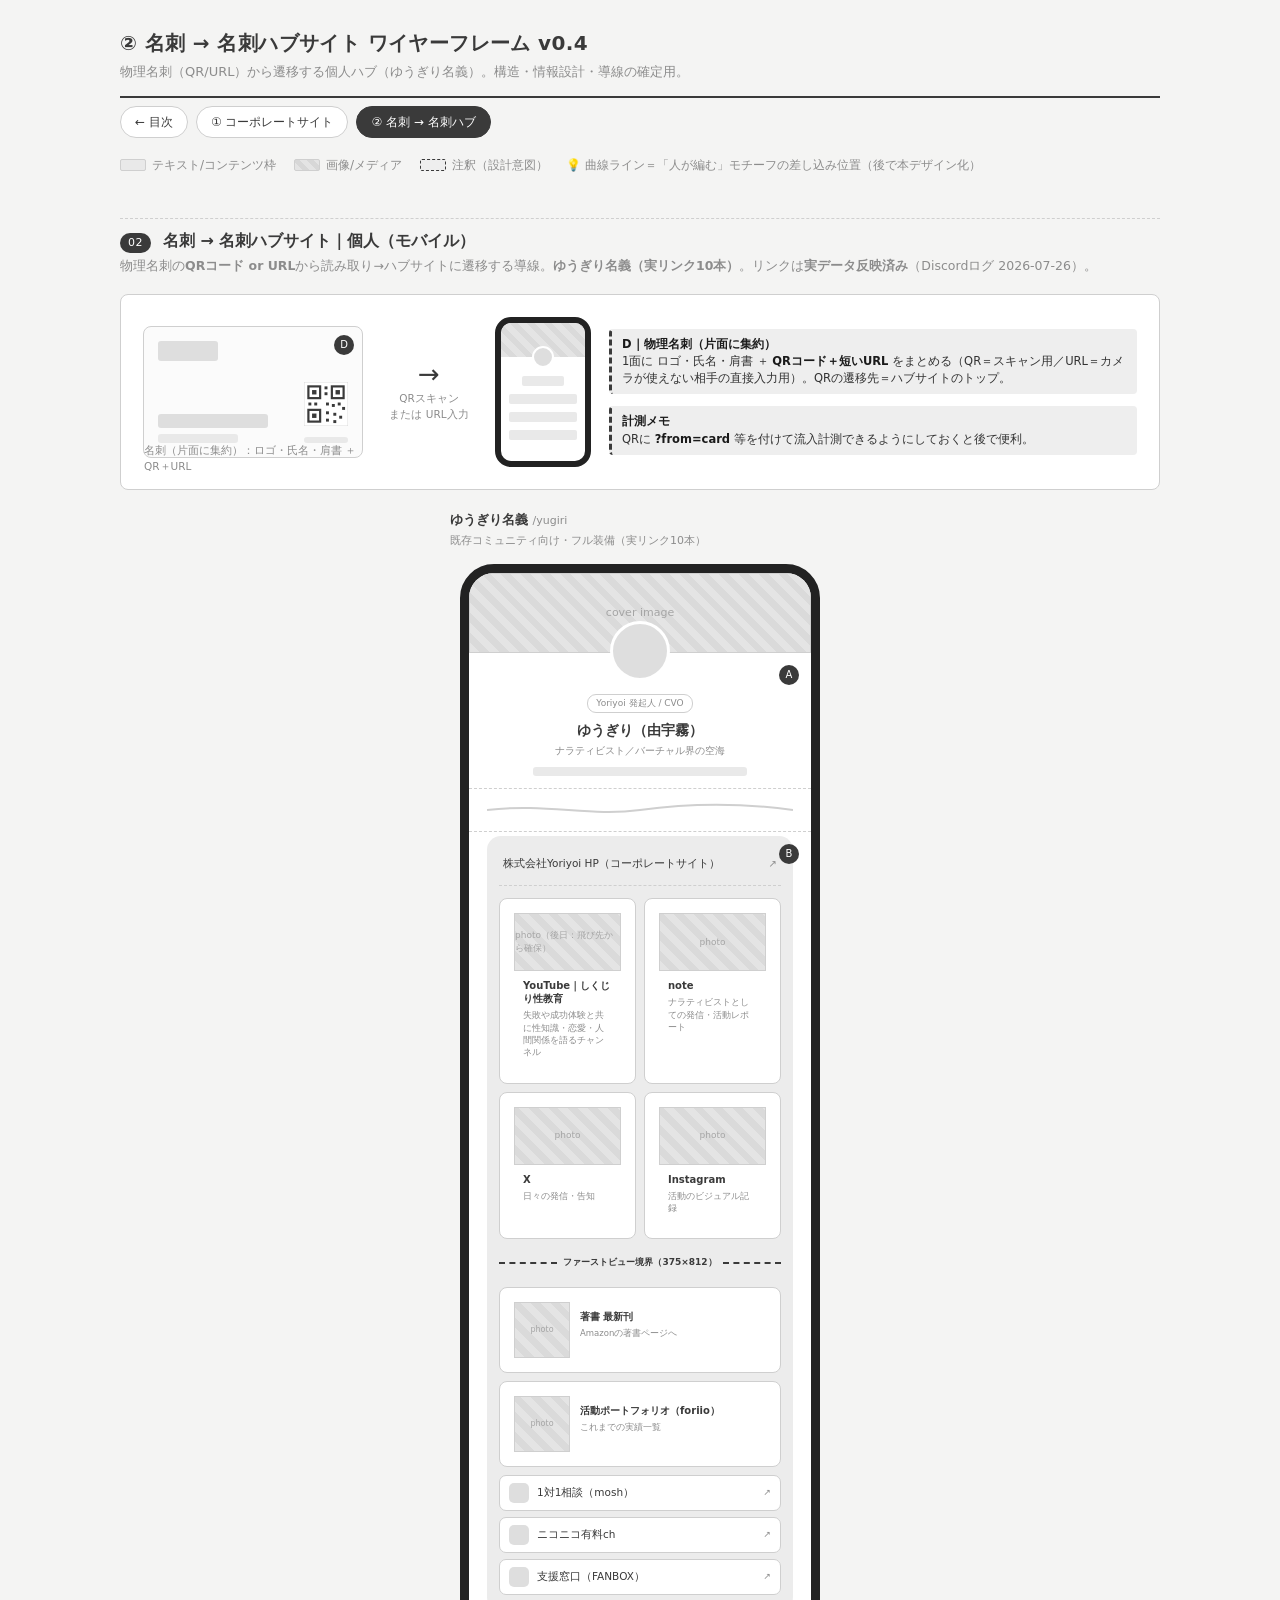
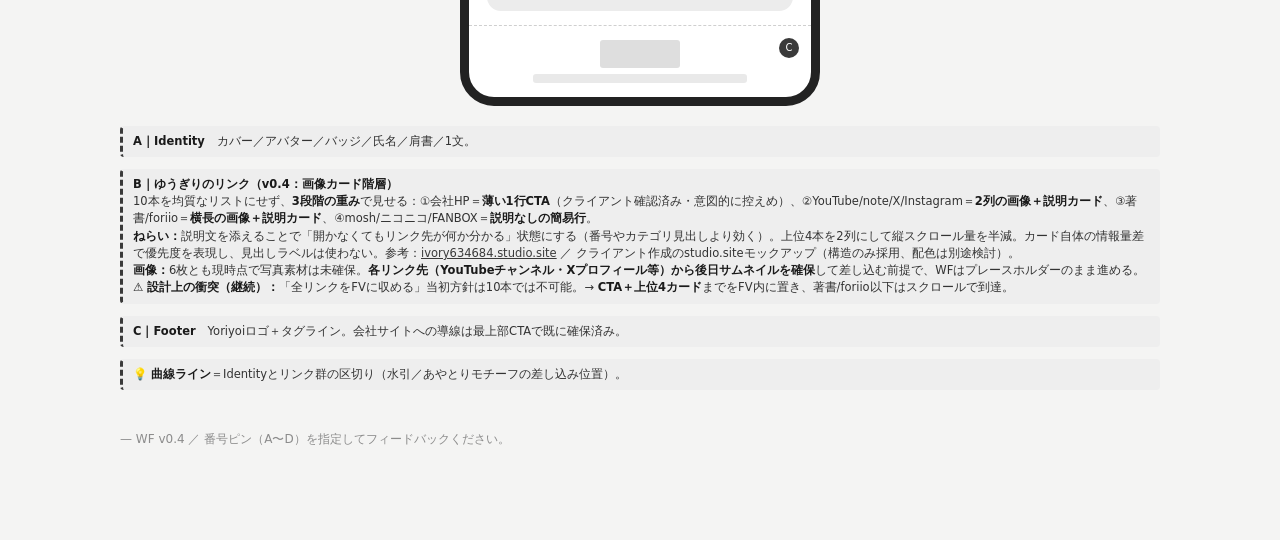
<file: wireframes/yugiri.html>
<!DOCTYPE html>
<html lang="ja">
<head>
<meta charset="UTF-8" />
<meta name="viewport" content="width=device-width, initial-scale=1.0" />
<title>WF ②名刺 → 名刺ハブサイト｜Yoriyoi</title>
<link rel="stylesheet" href="wf.css" />
</head>
<body>
<div class="page">

  <div class="doc-head">
    <h1>② 名刺 → 名刺ハブサイト ワイヤーフレーム v0.4</h1>
    <p>物理名刺（QR/URL）から遷移する個人ハブ（ゆうぎり名義）。構造・情報設計・導線の確定用。</p>
  </div>

  <nav class="wfnav">
    <a href="index.html">← 目次</a>
    <a href="corporate.html">① コーポレートサイト</a>
    <a href="yugiri.html" class="current">② 名刺 → 名刺ハブ</a>
  </nav>

  <div class="legend">
    <span><i class="sw g"></i>テキスト/コンテンツ枠</span>
    <span><i class="sw i"></i>画像/メディア</span>
    <span><i class="sw b"></i>注釈（設計意図）</span>
    <span>💡 曲線ライン＝「人が編む」モチーフの差し込み位置（後で本デザイン化）</span>
  </div>

  <!-- ============================================================
       ② 名刺ハブサイト（個人 / モバイル）
       ============================================================ -->
  <div class="frame-title">
    <span class="tag">02</span>
    <h2>名刺 → 名刺ハブサイト｜個人（モバイル）</h2>
  </div>
  <p class="frame-desc">物理名刺の<b>QRコード or URL</b>から読み取り→ハブサイトに遷移する導線。<b>ゆうぎり名義（実リンク10本）</b>。リンクは<b>実データ反映済み</b>（Discordログ 2026-07-26）。</p>

  <!-- 遷移フロー：名刺 → ハブ -->
  <div class="cardflow">
    <div class="namecard">
      <span class="pin" style="top:8px;right:8px;">D</span>
      <div class="logo-slot" style="width:60px;height:20px;"></div>
      <div style="margin-top:auto;display:flex;align-items:flex-end;gap:12px;">
        <div style="flex:1;min-width:0;">
          <div class="h" style="width:82%;height:14px;margin-bottom:6px;"></div>
          <div class="txt" style="width:60%;margin:0;"></div>
        </div>
        <div style="text-align:center;flex:none;">
          <svg class="qr" style="width:44px;height:44px;" viewBox="0 0 60 60" aria-label="QR">
            <rect width="60" height="60" fill="#fff" stroke="#cfcfcf"/>
            <rect x="6" y="6" width="16" height="16" fill="none" stroke="#3a3a3a" stroke-width="3"/><rect x="11" y="11" width="6" height="6" fill="#3a3a3a"/>
            <rect x="38" y="6" width="16" height="16" fill="none" stroke="#3a3a3a" stroke-width="3"/><rect x="43" y="11" width="6" height="6" fill="#3a3a3a"/>
            <rect x="6" y="38" width="16" height="16" fill="none" stroke="#3a3a3a" stroke-width="3"/><rect x="11" y="43" width="6" height="6" fill="#3a3a3a"/>
            <g fill="#3a3a3a"><rect x="28" y="6" width="4" height="4"/><rect x="28" y="14" width="4" height="4"/><rect x="30" y="28" width="4" height="4"/><rect x="38" y="30" width="4" height="4"/><rect x="46" y="28" width="4" height="4"/><rect x="52" y="34" width="4" height="4"/><rect x="30" y="40" width="4" height="4"/><rect x="40" y="42" width="4" height="4"/><rect x="48" y="46" width="4" height="4"/><rect x="30" y="50" width="4" height="4"/><rect x="40" y="52" width="4" height="4"/><rect x="14" y="28" width="4" height="4"/><rect x="6" y="28" width="4" height="4"/></g>
          </svg>
          <div class="txt" style="width:44px;height:6px;margin:4px auto 0;"></div>
        </div>
      </div>
      <div class="nc-label">名刺（片面に集約）：ロゴ・氏名・肩書 ＋ QR＋URL</div>
    </div>

    <div class="flow-arrow-h">
      <span class="big">→</span>
      <small>QRスキャン<br>または URL入力</small>
    </div>

    <div class="mini-phone">
      <div class="mp-cover"></div>
      <div class="mp-dot"></div>
      <div class="mp-line" style="width:50%;margin-left:auto;margin-right:auto;"></div>
      <div class="mp-line"></div><div class="mp-line"></div><div class="mp-line"></div>
    </div>
    <div style="flex:1;min-width:180px;">
      <div class="note" style="margin-top:0;"><b>D｜物理名刺（片面に集約）</b><br>1面に ロゴ・氏名・肩書 ＋ <b>QRコード＋短いURL</b> をまとめる（QR＝スキャン用／URL＝カメラが使えない相手の直接入力用）。QRの遷移先＝ハブサイトのトップ。</div>
      <div class="note"><b>計測メモ</b><br>QRに <b>?from=card</b> 等を付けて流入計測できるようにしておくと後で便利。</div>
    </div>
  </div>

  <div style="max-width:380px;margin:0 auto;">
    <h4 style="margin:0 0 4px;font-size:13px;">ゆうぎり名義 <span style="font-weight:400;color:var(--sub);font-size:11px;">/yugiri</span></h4>
    <p class="sub" style="margin:0 0 14px;font-size:11px;color:var(--sub);">既存コミュニティ向け・フル装備（実リンク10本）</p>

    <div class="wf device mobile">
        <div style="position:relative;">
          <div class="img" style="height:80px;border-radius:0;">cover image</div>
          <div style="position:absolute;left:50%;bottom:-28px;transform:translateX(-50%);width:60px;height:60px;border-radius:50%;background:var(--box2);border:3px solid #fff;"></div>
        </div>
        <div class="sec" style="text-align:center;padding:36px 18px 12px;">
          <span class="pin">A</span>
          <div style="display:inline-block;font-size:9px;color:var(--sub);border:1px solid var(--line);border-radius:9px;padding:2px 8px;margin-bottom:7px;">Yoriyoi 発起人 / CVO</div>
          <div style="font-size:14px;font-weight:700;margin-bottom:3px;">ゆうぎり（由宇霧）</div>
          <div style="font-size:9.5px;color:var(--sub);">ナラティビスト／バーチャル界の空海</div>
          <div class="txt w70" style="margin:8px auto 0;"></div>
        </div>
        <div class="sec" style="padding:0 18px;">
          <div class="curve"><svg viewBox="0 0 300 14" preserveAspectRatio="none"><path d="M0 7 C60 0 100 14 150 7 S250 0 300 7" fill="none" stroke="#cfcfcf" stroke-width="2"/></svg></div>
        </div>

        <div class="sec" style="padding:4px 18px 14px;">
          <span class="pin">B</span>

          <div class="linkblock">
            <div class="cta-row"><span class="lbl">株式会社Yoriyoi HP（コーポレートサイト）</span><span class="ar">↗</span></div>

            <div class="card-grid">
              <div class="card"><div class="img">photo（後日：飛び先から確保）</div><div class="body"><p class="ti">YouTube｜しくじり性教育</p><p class="de">失敗や成功体験と共に性知識・恋愛・人間関係を語るチャンネル</p></div></div>
              <div class="card"><div class="img">photo</div><div class="body"><p class="ti">note</p><p class="de">ナラティビストとしての発信・活動レポート</p></div></div>
              <div class="card"><div class="img">photo</div><div class="body"><p class="ti">X</p><p class="de">日々の発信・告知</p></div></div>
              <div class="card"><div class="img">photo</div><div class="body"><p class="ti">Instagram</p><p class="de">活動のビジュアル記録</p></div></div>

              <div class="fold" style="grid-column:1/-1;">ファーストビュー境界（375×812）</div>

              <div class="card wide"><div class="img">photo</div><div class="body"><p class="ti">著書 最新刊</p><p class="de">Amazonの著書ページへ</p></div></div>
              <div class="card wide"><div class="img">photo</div><div class="body"><p class="ti">活動ポートフォリオ（foriio）</p><p class="de">これまでの実績一覧</p></div></div>
            </div>

            <div class="li" style="margin-top:2px;"><span class="chip"></span><span class="lbl">1対1相談（mosh）</span><span class="ar">↗</span></div>
            <div class="li"><span class="chip"></span><span class="lbl">ニコニコ有料ch</span><span class="ar">↗</span></div>
            <div class="li" style="margin-bottom:0;"><span class="chip"></span><span class="lbl">支援窓口（FANBOX）</span><span class="ar">↗</span></div>
          </div>
        </div>

        <div class="sec" style="text-align:center;padding:14px 18px;">
          <span class="pin">C</span>
          <div class="logo-slot" style="width:80px;height:28px;margin:0 auto 6px;"></div>
          <div class="txt" style="width:70%;margin:0 auto;"></div>
        </div>
      </div>
    </div>

  <!-- 注釈 -->
  <div style="margin-top:20px;">
    <div class="note"><b>A｜Identity</b>　カバー／アバター／バッジ／氏名／肩書／1文。</div>
    <div class="note"><b>B｜ゆうぎりのリンク（v0.4：画像カード階層）</b><br>
      10本を均質なリストにせず、<b>3段階の重み</b>で見せる：①会社HP＝<b>薄い1行CTA</b>（クライアント確認済み・意図的に控えめ）、②YouTube/note/X/Instagram＝<b>2列の画像＋説明カード</b>、③著書/foriio＝<b>横長の画像＋説明カード</b>、④mosh/ニコニコ/FANBOX＝<b>説明なしの簡易行</b>。<br>
      <b>ねらい：</b>説明文を添えることで「開かなくてもリンク先が何か分かる」状態にする（番号やカテゴリ見出しより効く）。上位4本を2列にして縦スクロール量を半減。カード自体の情報量差で優先度を表現し、見出しラベルは使わない。参考：<a href="https://ivory634684.studio.site/" target="_blank" rel="noopener" style="color:var(--note);">ivory634684.studio.site</a> ／ クライアント作成のstudio.siteモックアップ（構造のみ採用、配色は別途検討）。<br>
      <b>画像：</b>6枚とも現時点で写真素材は未確保。<b>各リンク先（YouTubeチャンネル・Xプロフィール等）から後日サムネイルを確保</b>して差し込む前提で、WFはプレースホルダーのまま進める。<br>
      <b>⚠️ 設計上の衝突（継続）：</b>「全リンクをFVに収める」当初方針は10本では不可能。→ <b>CTA＋上位4カード</b>までをFV内に置き、著書/foriio以下はスクロールで到達。</div>
    <div class="note"><b>C｜Footer</b>　Yoriyoiロゴ＋タグライン。会社サイトへの導線は最上部CTAで既に確保済み。</div>
    <div class="note"><b>💡 曲線ライン</b>＝Identityとリンク群の区切り（水引／あやとりモチーフの差し込み位置）。</div>
  </div>

  <p style="color:var(--sub);font-size:12px;margin-top:40px;">— WF v0.4 ／ 番号ピン（A〜D）を指定してフィードバックください。</p>

</div>
</body>
</html>
</file>
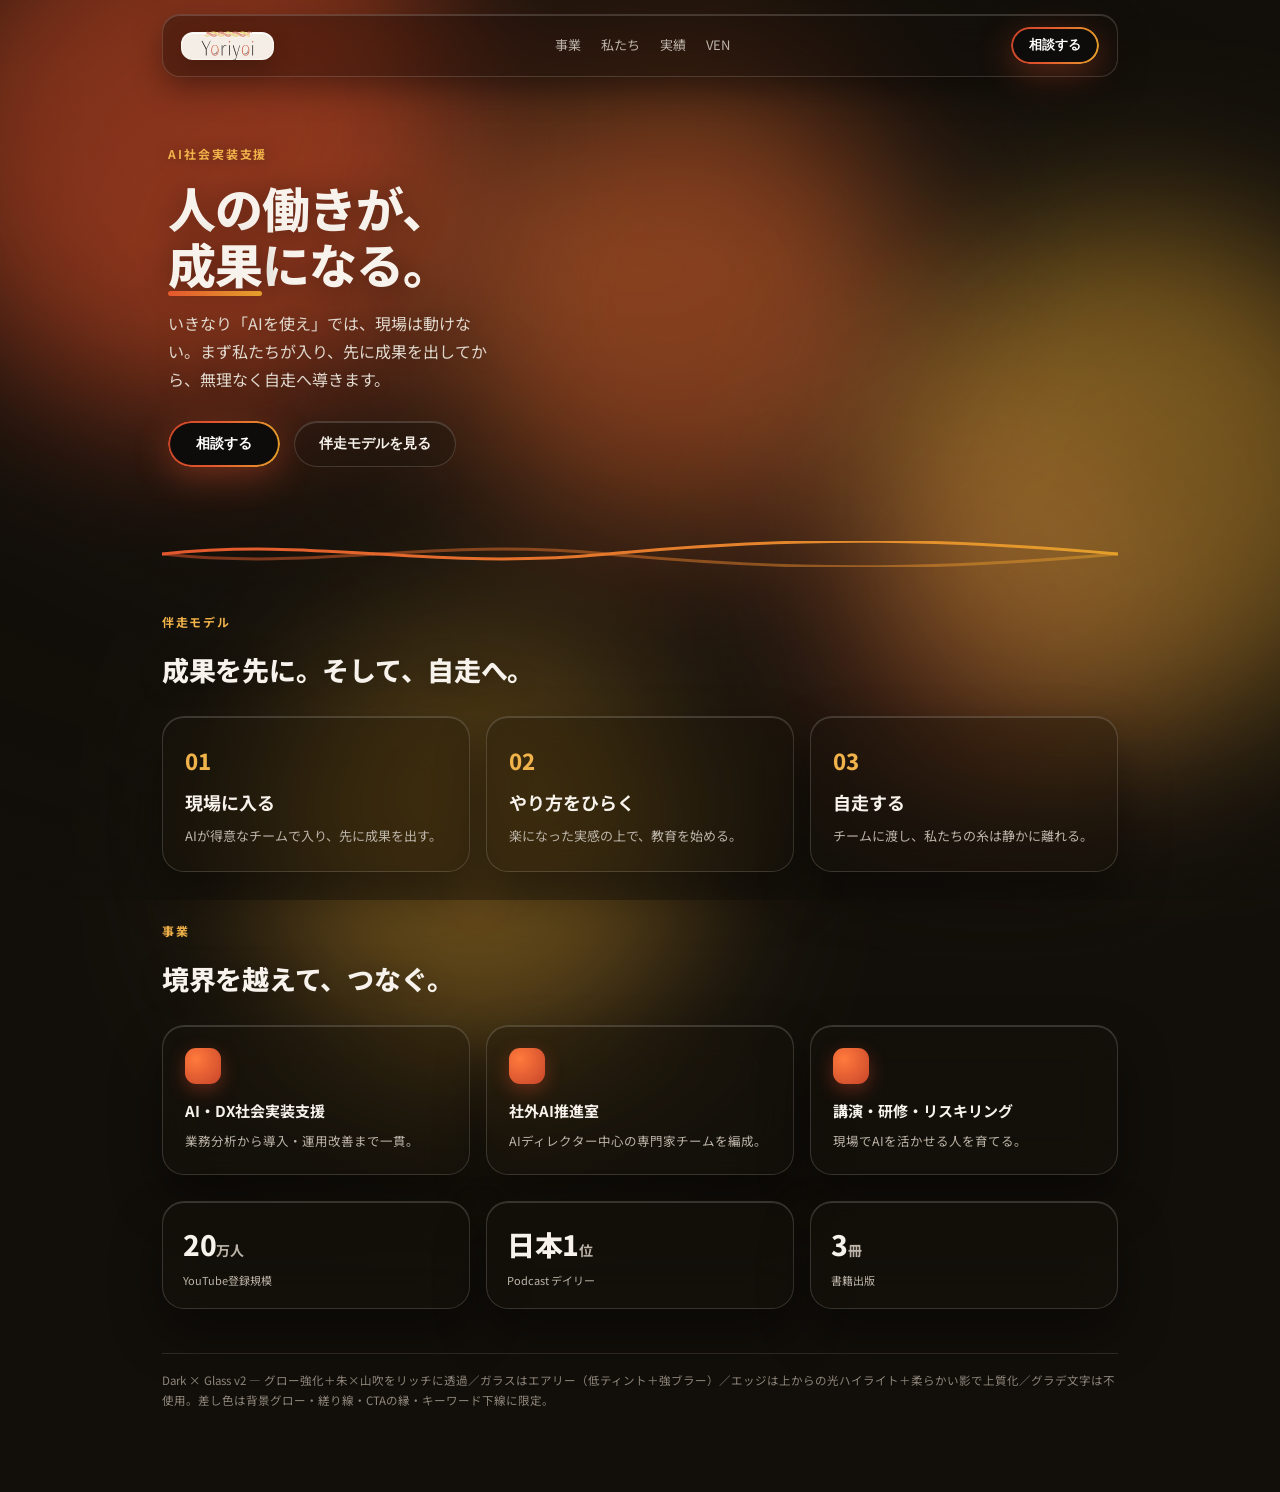
<file: brand/explorations/dark-glass-v2.html>
<!DOCTYPE html>
<html lang="ja">
<head>
<meta charset="UTF-8" />
<meta name="viewport" content="width=device-width, initial-scale=1.0" />
<title>Yoriyoi — Dark × Glass v2</title>
<link rel="preconnect" href="https://fonts.googleapis.com" />
<link rel="preconnect" href="https://fonts.gstatic.com" crossorigin />
<link rel="stylesheet" href="https://fonts.googleapis.com/css2?family=Noto+Sans+JP:wght@400;500;600;700;800&display=swap" />
<style>
  :root{
    --ink:#F7F3EC; --soft:#BCB4A9;
    --grad:linear-gradient(100deg,#E4572E 0%,#E4A02B 100%);
    --grad3:linear-gradient(100deg,#C8452A 0%,#E4572E 42%,#E4A02B 100%);
    /* airy glass */
    --glass:rgba(24,20,16,0.30);
    --glass-edge:1px solid rgba(255,240,228,0.16);
    --glass-hi:inset 0 1px 0 rgba(255,255,255,0.16);
    --glass-shadow:0 24px 50px rgba(0,0,0,0.42);
  }
  *{box-sizing:border-box;}
  body{margin:0;font-family:"Noto Sans JP",system-ui,sans-serif;background:#120F0A;color:var(--ink);
    -webkit-font-smoothing:antialiased;line-height:1.75;position:relative;overflow-x:hidden;}

  /* ==== richer, brighter warm glows behind glass ==== */
  .glow{position:fixed;border-radius:50%;filter:blur(80px);z-index:0;pointer-events:none;mix-blend-mode:screen;
    animation-timing-function:ease-in-out;animation-iteration-count:infinite;will-change:transform;}
  .g1{width:560px;height:560px;background:#D8431F;top:-140px;left:-90px;opacity:0.72;animation:drift-a 16s infinite ease-in-out;}
  .g2{width:520px;height:520px;background:#E4A02B;top:220px;right:-120px;opacity:0.58;animation:drift-b 20s infinite ease-in-out;animation-delay:-4s;}
  .g3{width:480px;height:480px;background:#FF6A2C;top:60px;left:34%;opacity:0.5;animation:drift-a 14s infinite ease-in-out reverse;animation-delay:-7s;}
  .g4{width:440px;height:440px;background:#E4A02B;bottom:-160px;left:20%;opacity:0.4;animation:drift-b 18s infinite ease-in-out reverse;animation-delay:-3s;}
  .g5{width:360px;height:360px;background:#C8452A;bottom:120px;right:8%;opacity:0.42;animation:drift-a 13s infinite ease-in-out;animation-delay:-6s;}

  @keyframes drift-a{
    0%{transform:translate(0,0) scale(1);}
    33%{transform:translate(150px,-100px) scale(1.15);}
    66%{transform:translate(-90px,130px) scale(0.88);}
    100%{transform:translate(0,0) scale(1);}
  }
  @keyframes drift-b{
    0%{transform:translate(0,0) scale(1);}
    33%{transform:translate(-140px,110px) scale(1.12);}
    66%{transform:translate(120px,-90px) scale(0.87);}
    100%{transform:translate(0,0) scale(1);}
  }
  @media(prefers-reduced-motion:reduce){
    .glow{animation:none;}
  }
  /* subtle scrim so text stays readable over bright glows */
  .scrim{position:fixed;inset:0;z-index:0;pointer-events:none;
    background:radial-gradient(120% 90% at 50% 30%, rgba(18,15,10,0) 0%, rgba(18,15,10,0.35) 70%, rgba(18,15,10,0.6) 100%);}

  .page{position:relative;z-index:1;max-width:1000px;margin:0 auto;padding:0 22px 70px;}

  /* frosted nav (a touch denser for small text) */
  nav{position:sticky;top:14px;z-index:5;margin-top:14px;display:flex;align-items:center;justify-content:space-between;
    padding:12px 18px;border-radius:18px;border:var(--glass-edge);
    background:rgba(20,16,12,0.42);backdrop-filter:blur(20px) saturate(1.2);-webkit-backdrop-filter:blur(20px) saturate(1.2);
    box-shadow:var(--glass-hi),0 12px 30px rgba(0,0,0,0.35);}
  .logo-plate{display:flex;align-items:center;padding:2px 16px;border-radius:12px;background:rgba(255,252,246,.94);
    border:1px solid rgba(255,255,255,.44);box-shadow:inset 0 1px 0 #fff,0 10px 24px rgba(0,0,0,.22);}
  .logo{height:42px;width:auto;display:block;margin:-10px 0;}
  .nav-links{display:flex;gap:20px;font-size:13px;color:var(--soft);}
  @media(max-width:640px){.nav-links{display:none;}}

  /* ==== primary button: black × gradient edge ==== */
  .btn{position:relative;font-size:14px;font-weight:700;color:#fff;background:#0E0C0A;border:none;
    border-radius:999px;padding:14px 28px;cursor:default;
    box-shadow:0 10px 34px rgba(228,87,46,0.34);}
  .btn::before{content:"";position:absolute;inset:0;border-radius:999px;padding:1.6px;background:var(--grad3);
    -webkit-mask:linear-gradient(#000 0 0) content-box,linear-gradient(#000 0 0);-webkit-mask-composite:xor;mask-composite:exclude;}
  .btn.sm{font-size:12.5px;padding:10px 18px;}
  .btn-glass{font-size:14px;font-weight:600;color:var(--ink);border:var(--glass-edge);border-radius:999px;padding:13px 24px;
    background:var(--glass);backdrop-filter:blur(14px);-webkit-backdrop-filter:blur(14px);cursor:default;box-shadow:var(--glass-hi);}

  /* hero */
  .hero{padding:66px 6px 30px;}
  .eyebrow{font-size:12px;font-weight:700;letter-spacing:0.16em;color:#F0B24A;margin:0 0 16px;text-shadow:0 1px 16px rgba(0,0,0,.4);}
  h1{font-size:48px;font-weight:800;letter-spacing:-0.02em;line-height:1.16;margin:0 0 18px;text-shadow:0 2px 30px rgba(0,0,0,.45);}
  h1 .u{position:relative;white-space:nowrap;}
  h1 .u::after{content:"";position:absolute;left:0;right:0;bottom:2px;height:5px;border-radius:3px;background:var(--grad);}
  .lead{font-size:16px;color:#E0D8CD;max-width:36ch;margin:0 0 28px;text-shadow:0 1px 18px rgba(0,0,0,.4);}
  .row{display:flex;align-items:center;gap:14px;flex-wrap:wrap;}

  .twist{display:block;width:100%;height:26px;margin:44px 0;}

  .kicker{font-size:12px;font-weight:700;letter-spacing:0.14em;color:#F0B24A;margin:0 0 14px;}
  h2{font-size:27px;font-weight:800;letter-spacing:-0.01em;margin:0 0 22px;text-shadow:0 2px 24px rgba(0,0,0,.4);}

  /* ==== premium glass card recipe (no cheap thin border) ==== */
  .glass{background:var(--glass);backdrop-filter:blur(22px) saturate(1.15);-webkit-backdrop-filter:blur(22px) saturate(1.15);
    border:var(--glass-edge);border-radius:22px;box-shadow:var(--glass-hi),var(--glass-shadow);}

  .steps{display:grid;grid-template-columns:1fr 1fr 1fr;gap:16px;}
  @media(max-width:720px){.steps{grid-template-columns:1fr;}}
  .step{padding:24px 22px;}
  .step .no{font-size:22px;font-weight:800;color:#F0B24A;}
  .step h3{font-size:18px;font-weight:700;margin:8px 0 6px;}
  .step p{font-size:13px;color:var(--soft);margin:0;}

  .tiles{display:grid;grid-template-columns:1fr 1fr 1fr;gap:16px;}
  @media(max-width:720px){.tiles{grid-template-columns:1fr;}}
  .tile{padding:22px;}
  .tile .dot{width:36px;height:36px;border-radius:11px;margin-bottom:14px;
    background:radial-gradient(circle at 30% 30%, #FF7A3C, #C8452A);box-shadow:0 6px 18px rgba(200,69,42,.4);}
  .tile h4{font-size:15px;font-weight:700;margin:0 0 6px;}
  .tile p{font-size:12.5px;color:var(--soft);margin:0;}

  .metrics{display:flex;gap:16px;flex-wrap:wrap;margin-top:26px;}
  .mchip{flex:1;min-width:150px;padding:18px 20px;}
  .mchip .n{font-size:28px;font-weight:800;letter-spacing:-0.01em;color:var(--ink);}
  .mchip .n small{font-size:14px;font-weight:700;color:var(--soft);}
  .mchip .l{font-size:11px;color:var(--soft);margin-top:2px;}

  .note{font-size:11.5px;color:#8f867c;margin-top:44px;border-top:1px solid rgba(255,240,228,0.12);padding-top:16px;}
</style>
</head>
<body>
  <div class="glow g1"></div><div class="glow g2"></div><div class="glow g3"></div><div class="glow g4"></div><div class="glow g5"></div>
  <div class="scrim"></div>

  <div class="page">

    <nav>
      <span class="logo-plate"><img class="logo" src="../../assets/logo/yoriyoi_logo.svg" alt="Yoriyoi" /></span>
      <div class="nav-links"><span>事業</span><span>私たち</span><span>実績</span><span>VEN</span></div>
      <button class="btn sm">相談する</button>
    </nav>

    <div class="hero">
      <p class="eyebrow">AI社会実装支援</p>
      <h1>人の働きが、<br><span class="u">成果</span>になる。</h1>
      <p class="lead">いきなり「AIを使え」では、現場は動けない。まず私たちが入り、先に成果を出してから、無理なく自走へ導きます。</p>
      <div class="row">
        <button class="btn">相談する</button>
        <button class="btn-glass">伴走モデルを見る</button>
      </div>
    </div>

    <svg class="twist" viewBox="0 0 900 26" preserveAspectRatio="none" aria-hidden="true">
      <defs><linearGradient id="g" x1="0" y1="0" x2="1" y2="0">
        <stop offset="0" stop-color="#E4572E"/><stop offset="1" stop-color="#E4A02B"/></linearGradient></defs>
      <path d="M0 13 C150 -4 250 30 420 13 S720 -4 900 13" fill="none" stroke="url(#g)" stroke-width="3" stroke-linecap="round"/>
      <path d="M0 13 C150 30 250 -4 420 13 S720 30 900 13" fill="none" stroke="url(#g)" stroke-width="3" stroke-linecap="round" opacity="0.5"/>
    </svg>

    <p class="kicker">伴走モデル</p>
    <h2>成果を先に。そして、自走へ。</h2>
    <div class="steps">
      <div class="step glass"><div class="no">01</div><h3>現場に入る</h3><p>AIが得意なチームで入り、先に成果を出す。</p></div>
      <div class="step glass"><div class="no">02</div><h3>やり方をひらく</h3><p>楽になった実感の上で、教育を始める。</p></div>
      <div class="step glass"><div class="no">03</div><h3>自走する</h3><p>チームに渡し、私たちの糸は静かに離れる。</p></div>
    </div>

    <p class="kicker" style="margin-top:48px;">事業</p>
    <h2>境界を越えて、つなぐ。</h2>
    <div class="tiles">
      <div class="tile glass"><div class="dot"></div><h4>AI・DX社会実装支援</h4><p>業務分析から導入・運用改善まで一貫。</p></div>
      <div class="tile glass"><div class="dot"></div><h4>社外AI推進室</h4><p>AIディレクター中心の専門家チームを編成。</p></div>
      <div class="tile glass"><div class="dot"></div><h4>講演・研修・リスキリング</h4><p>現場でAIを活かせる人を育てる。</p></div>
    </div>

    <div class="metrics">
      <div class="mchip glass"><div class="n">20<small>万人</small></div><div class="l">YouTube登録規模</div></div>
      <div class="mchip glass"><div class="n">日本1<small>位</small></div><div class="l">Podcast デイリー</div></div>
      <div class="mchip glass"><div class="n">3<small>冊</small></div><div class="l">書籍出版</div></div>
    </div>

    <p class="note">Dark × Glass v2 — グロー強化＋朱×山吹をリッチに透過／ガラスはエアリー（低ティント＋強ブラー）／エッジは上からの光ハイライト＋柔らかい影で上質化／グラデ文字は不使用。差し色は背景グロー・縒り線・CTAの縁・キーワード下線に限定。</p>

  </div>
</body>
</html>
</file>
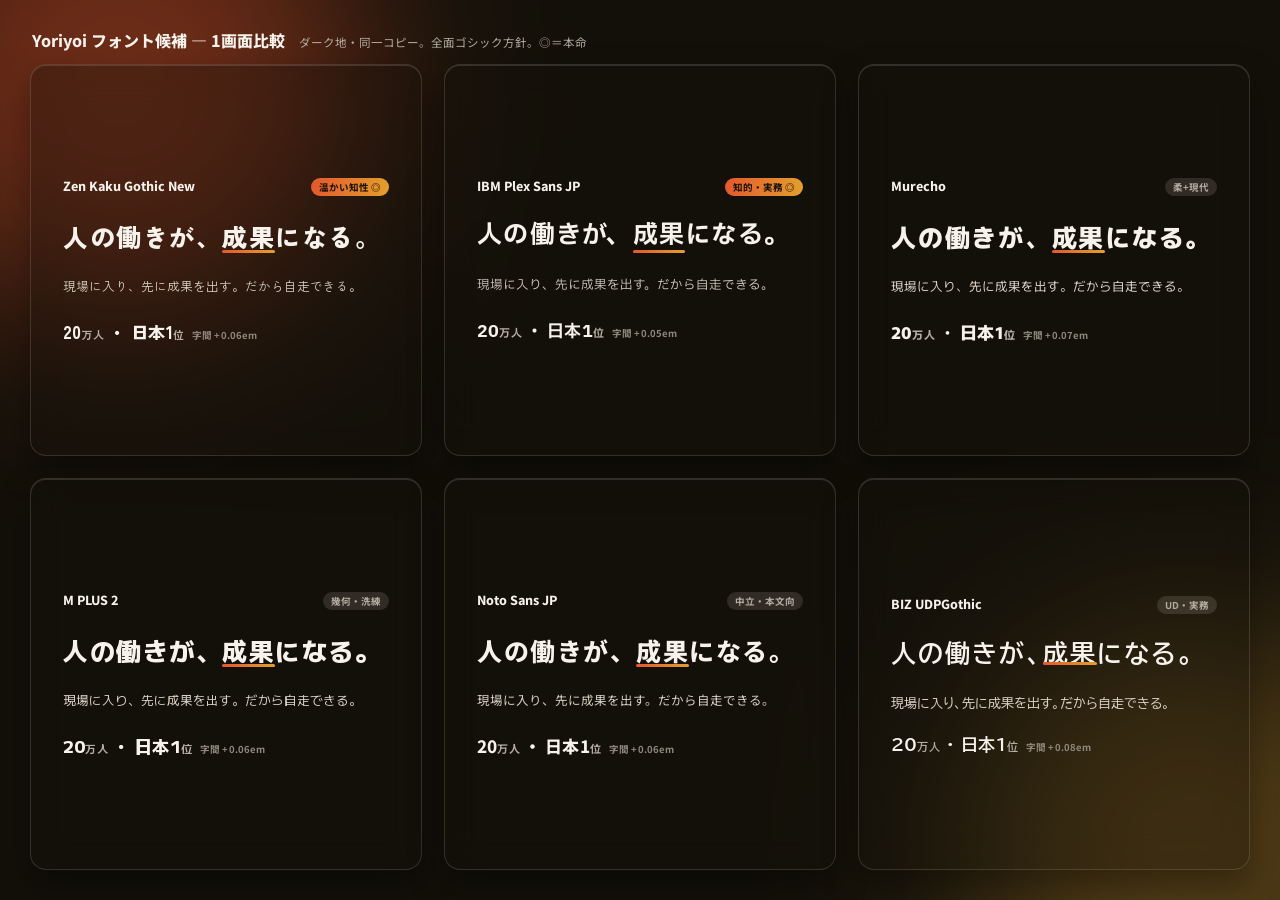
<file: brand/explorations/font-candidates.html>
<!DOCTYPE html>
<html lang="ja">
<head>
<meta charset="UTF-8" />
<meta name="viewport" content="width=device-width, initial-scale=1.0" />
<title>Yoriyoi — フォント候補（1画面比較）</title>
<link rel="preconnect" href="https://fonts.googleapis.com" />
<link rel="preconnect" href="https://fonts.gstatic.com" crossorigin />
<link rel="stylesheet" href="https://fonts.googleapis.com/css2?family=Noto+Sans+JP:wght@400;500;700;800&display=swap" />
<link rel="stylesheet" href="https://fonts.googleapis.com/css2?family=Zen+Kaku+Gothic+New:wght@400;500;700;900&display=swap" />
<link rel="stylesheet" href="https://fonts.googleapis.com/css2?family=IBM+Plex+Sans+JP:wght@400;500;600;700&display=swap" />
<link rel="stylesheet" href="https://fonts.googleapis.com/css2?family=M+PLUS+2:wght@400;500;700;800&display=swap" />
<link rel="stylesheet" href="https://fonts.googleapis.com/css2?family=Murecho:wght@400;500;700;800&display=swap" />
<link rel="stylesheet" href="https://fonts.googleapis.com/css2?family=BIZ+UDPGothic:wght@400;700&display=swap" />
<style>
  :root{--ink:#F7F3EC;--soft:#B4ACA1;--grad:linear-gradient(100deg,#E4572E,#E4A02B);}
  *{box-sizing:border-box;}
  html,body{height:100%;}
  body{margin:0;background:#131009;color:var(--ink);-webkit-font-smoothing:antialiased;
    font-family:"Noto Sans JP",sans-serif;position:relative;overflow:hidden;
    padding:26px 30px 30px;display:flex;flex-direction:column;}
  .glow{position:fixed;border-radius:50%;filter:blur(90px);z-index:0;mix-blend-mode:screen;pointer-events:none;}
  .g1{width:480px;height:480px;background:#D8431F;top:-160px;left:-120px;opacity:0.45;}
  .g2{width:440px;height:440px;background:#E4A02B;bottom:-170px;right:-130px;opacity:0.3;}
  .head{position:relative;z-index:1;display:flex;align-items:baseline;gap:14px;margin:2px 2px 12px;flex-wrap:wrap;}
  .head h1{font-size:16px;font-weight:800;margin:0;}
  .head p{font-size:11.5px;color:var(--soft);margin:0;}
  .grid{position:relative;z-index:1;flex:1;display:grid;grid-template-columns:repeat(3,1fr);grid-template-rows:1fr 1fr;gap:22px;min-height:0;}
  @media(max-width:820px){.grid{grid-template-columns:1fr 1fr;grid-template-rows:repeat(3,1fr);}}
  .card{border-radius:16px;border:1px solid rgba(255,240,228,0.14);background:rgba(22,18,14,0.34);
    backdrop-filter:blur(16px);-webkit-backdrop-filter:blur(16px);
    box-shadow:inset 0 1px 0 rgba(255,255,255,0.13),0 16px 34px rgba(0,0,0,0.38);
    padding:30px 32px;display:flex;flex-direction:column;justify-content:center;overflow:hidden;min-height:0;}
  .top{display:flex;align-items:baseline;justify-content:space-between;gap:8px;margin-bottom:22px;}
  .fname{font-size:12.5px;font-weight:800;font-family:"Noto Sans JP";}
  .tag{font-size:9.5px;font-weight:700;padding:2px 8px;border-radius:999px;white-space:nowrap;font-family:"Noto Sans JP";}
  .t-top{background:var(--grad);color:#1a1206;}
  .t-ok{background:rgba(255,240,228,0.12);color:var(--soft);}
  .wm{display:none;}
  .disp{font-size:25px;font-weight:800;letter-spacing:var(--ls,-0.01em);line-height:1.45;margin:0 0 20px;}
  .ls{font-size:9.5px;font-weight:700;color:#8f877c;font-family:"Noto Sans JP";margin-left:8px;}
  .u{position:relative;white-space:nowrap;}
  .u::after{content:"";position:absolute;left:0;right:0;bottom:1px;height:3px;border-radius:2px;background:var(--grad);}
  .bd{font-size:12.5px;font-weight:400;line-height:1.95;color:#D8D0C5;margin:0 0 20px;}
  .nums{font-size:17px;font-weight:800;letter-spacing:0.01em;}
  .nums small{font-size:11px;font-weight:700;color:var(--soft);}
</style>
</head>
<body>
  <div class="glow g1"></div><div class="glow g2"></div>
  <div class="head">
    <h1>Yoriyoi フォント候補 — 1画面比較</h1>
    <p>ダーク地・同一コピー。全面ゴシック方針。◎＝本命</p>
  </div>
  <div class="grid">

    <div class="card" style="font-family:'Zen Kaku Gothic New',sans-serif;--ls:0.06em;">
      <div class="top"><span class="fname">Zen Kaku Gothic New</span><span class="tag t-top">温かい知性 ◎</span></div>
      <div class="wm">Yoriyoi</div>
      <div class="disp">人の働きが、<span class="u">成果</span>になる。</div>
      <div class="bd">現場に入り、先に成果を出す。だから自走できる。</div>
      <div class="nums">20<small>万人</small> ・ 日本1<small>位</small><span class="ls">字間 +0.06em</span></div>
    </div>

    <div class="card" style="font-family:'IBM Plex Sans JP',sans-serif;--ls:0.05em;">
      <div class="top"><span class="fname">IBM Plex Sans JP</span><span class="tag t-top">知的・実務 ◎</span></div>
      <div class="wm">Yoriyoi</div>
      <div class="disp">人の働きが、<span class="u">成果</span>になる。</div>
      <div class="bd">現場に入り、先に成果を出す。だから自走できる。</div>
      <div class="nums">20<small>万人</small> ・ 日本1<small>位</small><span class="ls">字間 +0.05em</span></div>
    </div>

    <div class="card" style="font-family:'Murecho',sans-serif;--ls:0.07em;">
      <div class="top"><span class="fname">Murecho</span><span class="tag t-ok">柔+現代</span></div>
      <div class="wm">Yoriyoi</div>
      <div class="disp">人の働きが、<span class="u">成果</span>になる。</div>
      <div class="bd">現場に入り、先に成果を出す。だから自走できる。</div>
      <div class="nums">20<small>万人</small> ・ 日本1<small>位</small><span class="ls">字間 +0.07em</span></div>
    </div>

    <div class="card" style="font-family:'M PLUS 2',sans-serif;--ls:0.06em;">
      <div class="top"><span class="fname">M PLUS 2</span><span class="tag t-ok">幾何・洗練</span></div>
      <div class="wm">Yoriyoi</div>
      <div class="disp">人の働きが、<span class="u">成果</span>になる。</div>
      <div class="bd">現場に入り、先に成果を出す。だから自走できる。</div>
      <div class="nums">20<small>万人</small> ・ 日本1<small>位</small><span class="ls">字間 +0.06em</span></div>
    </div>

    <div class="card" style="font-family:'Noto Sans JP',sans-serif;--ls:0.06em;">
      <div class="top"><span class="fname">Noto Sans JP</span><span class="tag t-ok">中立・本文向</span></div>
      <div class="wm">Yoriyoi</div>
      <div class="disp">人の働きが、<span class="u">成果</span>になる。</div>
      <div class="bd">現場に入り、先に成果を出す。だから自走できる。</div>
      <div class="nums">20<small>万人</small> ・ 日本1<small>位</small><span class="ls">字間 +0.06em</span></div>
    </div>

    <div class="card" style="font-family:'BIZ UDPGothic',sans-serif;--ls:0.08em;">
      <div class="top"><span class="fname">BIZ UDPGothic</span><span class="tag t-ok">UD・実務</span></div>
      <div class="wm">Yoriyoi</div>
      <div class="disp">人の働きが、<span class="u">成果</span>になる。</div>
      <div class="bd">現場に入り、先に成果を出す。だから自走できる。</div>
      <div class="nums">20<small>万人</small> ・ 日本1<small>位</small><span class="ls">字間 +0.08em</span></div>
    </div>

  </div>
</body>
</html>
</file>
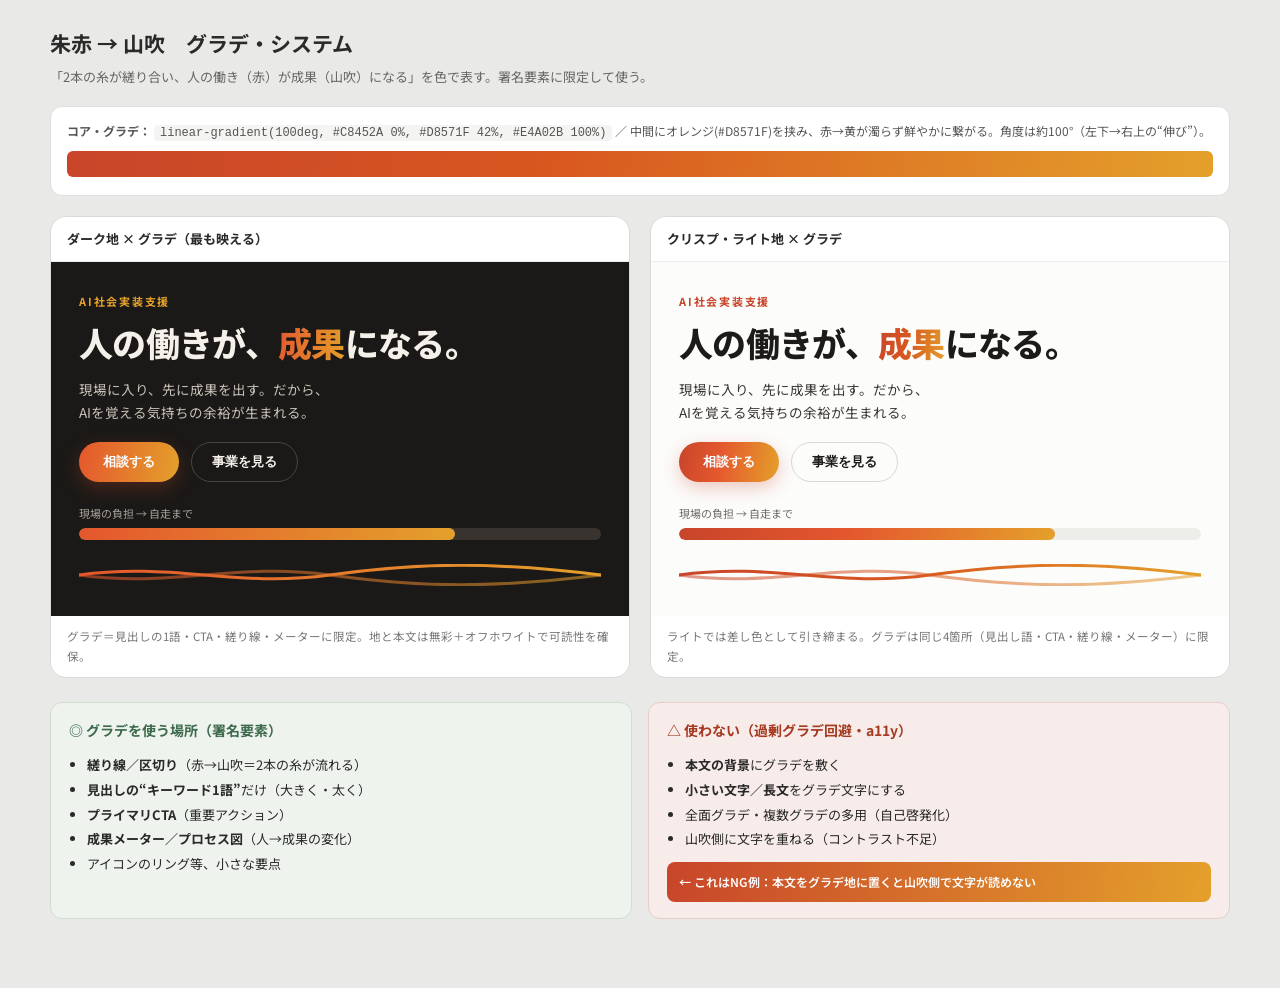
<file: brand/explorations/gradient-system.html>
<!DOCTYPE html>
<html lang="ja">
<head>
<meta charset="UTF-8" />
<meta name="viewport" content="width=device-width, initial-scale=1.0" />
<title>Yoriyoi — 朱赤→山吹 グラデ・システム</title>
<link rel="preconnect" href="https://fonts.googleapis.com" />
<link rel="preconnect" href="https://fonts.gstatic.com" crossorigin />
<link rel="stylesheet" href="https://fonts.googleapis.com/css2?family=Noto+Sans+JP:wght@400;500;600;700;800&display=swap" />
<style>
  *{box-sizing:border-box;}
  body{margin:0;font-family:"Noto Sans JP",system-ui,sans-serif;background:#e9e9e7;color:#2a2a2a;
    -webkit-font-smoothing:antialiased;line-height:1.7;padding:26px 18px 70px;}
  .wrap{max-width:1180px;margin:0 auto;}
  h1{font-size:21px;font-weight:700;margin:0 0 4px;}
  .sub{font-size:13px;color:#666;margin:0 0 18px;}
  /* gradient tokens */
  .def{background:#fff;border:1px solid #dedede;border-radius:12px;padding:14px 16px;margin-bottom:20px;font-size:12px;color:#555;}
  .def code{font-family:ui-monospace,monospace;background:#f4f4f2;padding:1px 6px;border-radius:4px;}
  .gradbar{height:26px;border-radius:6px;margin:8px 0 4px;background:linear-gradient(100deg,#C8452A 0%,#D8571F 42%,#E4A02B 100%);}
  .grid{display:grid;grid-template-columns:1fr 1fr;gap:20px;}
  @media(max-width:860px){.grid{grid-template-columns:1fr;}}
  .panel{border-radius:16px;overflow:hidden;border:1px solid #d9d9d7;}
  .cap{padding:11px 16px;background:#fff;border-bottom:1px solid #eee;font-size:13px;font-weight:700;}
  .stage{padding:30px 28px;}
  .eyebrow{font-size:11px;font-weight:700;letter-spacing:0.16em;margin:0 0 12px;}
  .big{font-size:34px;font-weight:800;letter-spacing:-0.02em;line-height:1.2;margin:0 0 6px;}
  .gtext{background:linear-gradient(100deg,#C8452A,#D8571F 45%,#E4A02B);-webkit-background-clip:text;background-clip:text;color:transparent;}
  .desc{font-size:13.5px;margin:14px 0 18px;max-width:32ch;}
  .row{display:flex;align-items:center;gap:12px;flex-wrap:wrap;}
  .btn-grad{font-size:13px;font-weight:700;color:#fff;border:none;border-radius:999px;padding:11px 24px;
    background:linear-gradient(100deg,#C8452A,#E4572E 40%,#E4A02B);cursor:default;box-shadow:0 6px 18px rgba(200,69,42,.28);}
  .btn2{font-size:13px;font-weight:600;border-radius:999px;padding:10px 20px;background:transparent;}
  /* meter */
  .meter-l{font-size:11px;margin:22px 0 6px;}
  .meter{height:12px;border-radius:999px;overflow:hidden;}
  .meter i{display:block;height:100%;width:72%;border-radius:999px;background:linear-gradient(100deg,#C8452A,#E4572E 45%,#E4A02B);}
  /* twist gradient line */
  .twist{display:block;width:100%;height:22px;margin-top:24px;}
  /* dark specifics via .dark scope */
  .dark{background:#1B1917;color:#F5F1EA;}
  .light{background:#FCFCFB;color:#1D1B19;}
  .foot{font-size:11.5px;padding:11px 16px;background:#fff;color:#777;}
  /* do/dont */
  .dd{display:grid;grid-template-columns:1fr 1fr;gap:16px;margin-top:24px;}
  @media(max-width:680px){.dd{grid-template-columns:1fr;}}
  .dd .c{border-radius:12px;padding:16px 18px;font-size:13px;}
  .dd .do{background:#eef3ee;border:1px solid #cfe0cf;}
  .dd .dont{background:#f7ece9;border:1px solid #e6cdc6;}
  .dd h4{margin:0 0 10px;font-size:14px;}
  .dd .do h4{color:#3E6B4E;} .dd .dont h4{color:#A63A22;}
  .dd ul{margin:0;padding-left:18px;line-height:1.9;}
  .badbox{margin-top:10px;border-radius:8px;padding:10px 12px;font-size:12px;font-weight:600;
    background:linear-gradient(100deg,#C8452A,#E4A02B);color:#fff;}
</style>
</head>
<body>
<div class="wrap">
  <h1>朱赤 → 山吹　グラデ・システム</h1>
  <p class="sub">「2本の糸が縒り合い、人の働き（赤）が成果（山吹）になる」を色で表す。署名要素に限定して使う。</p>

  <div class="def">
    <b>コア・グラデ：</b> <code>linear-gradient(100deg, #C8452A 0%, #D8571F 42%, #E4A02B 100%)</code>
    ／ 中間にオレンジ(#D8571F)を挟み、赤→黄が濁らず鮮やかに繋がる。角度は約100°（左下→右上の“伸び”）。
    <div class="gradbar"></div>
  </div>

  <div class="grid">
    <!-- DARK -->
    <div class="panel">
      <div class="cap">ダーク地 × グラデ（最も映える）</div>
      <div class="stage dark">
        <p class="eyebrow" style="color:#E4A02B;">AI社会実装支援</p>
        <div class="big">人の働きが、<span class="gtext" style="background:linear-gradient(100deg,#E4572E,#E4A02B);-webkit-background-clip:text;background-clip:text;color:transparent;">成果</span>になる。</div>
        <p class="desc" style="color:#C9C2B9;">現場に入り、先に成果を出す。だから、AIを覚える気持ちの余裕が生まれる。</p>
        <div class="row">
          <button class="btn-grad" style="background:linear-gradient(100deg,#E4572E,#E4A02B);">相談する</button>
          <button class="btn2" style="color:#F5F1EA;border:1.5px solid #4a443d;">事業を見る</button>
        </div>
        <div class="meter-l" style="color:#A7A099;">現場の負担 → 自走まで</div>
        <div class="meter" style="background:#38332E;"><i style="background:linear-gradient(100deg,#E4572E,#E4A02B);"></i></div>
        <svg class="twist" viewBox="0 0 500 22" preserveAspectRatio="none" aria-hidden="true">
          <defs><linearGradient id="gd" x1="0" y1="0" x2="1" y2="0">
            <stop offset="0" stop-color="#E4572E"/><stop offset="1" stop-color="#E4A02B"/></linearGradient></defs>
          <path d="M0 11 C90 -2 150 24 240 11 S400 -2 500 11" fill="none" stroke="url(#gd)" stroke-width="3" stroke-linecap="round"/>
          <path d="M0 11 C90 24 150 -2 240 11 S400 24 500 11" fill="none" stroke="url(#gd)" stroke-width="3" stroke-linecap="round" opacity="0.55"/>
        </svg>
      </div>
      <div class="foot">グラデ＝見出しの1語・CTA・縒り線・メーターに限定。地と本文は無彩＋オフホワイトで可読性を確保。</div>
    </div>

    <!-- LIGHT -->
    <div class="panel">
      <div class="cap">クリスプ・ライト地 × グラデ</div>
      <div class="stage light">
        <p class="eyebrow" style="color:#C8452A;">AI社会実装支援</p>
        <div class="big" style="color:#1D1B19;">人の働きが、<span class="gtext">成果</span>になる。</div>
        <p class="desc" style="color:#3a3733;">現場に入り、先に成果を出す。だから、AIを覚える気持ちの余裕が生まれる。</p>
        <div class="row">
          <button class="btn-grad">相談する</button>
          <button class="btn2" style="color:#1D1B19;border:1.5px solid #d8d8d4;">事業を見る</button>
        </div>
        <div class="meter-l" style="color:#6E6A65;">現場の負担 → 自走まで</div>
        <div class="meter" style="background:#EDEDEA;"><i></i></div>
        <svg class="twist" viewBox="0 0 500 22" preserveAspectRatio="none" aria-hidden="true">
          <defs><linearGradient id="gl" x1="0" y1="0" x2="1" y2="0">
            <stop offset="0" stop-color="#C8452A"/><stop offset="0.45" stop-color="#D8571F"/><stop offset="1" stop-color="#E4A02B"/></linearGradient></defs>
          <path d="M0 11 C90 -2 150 24 240 11 S400 -2 500 11" fill="none" stroke="url(#gl)" stroke-width="3" stroke-linecap="round"/>
          <path d="M0 11 C90 24 150 -2 240 11 S400 24 500 11" fill="none" stroke="url(#gl)" stroke-width="3" stroke-linecap="round" opacity="0.55"/>
        </svg>
      </div>
      <div class="foot">ライトでは差し色として引き締まる。グラデは同じ4箇所（見出し語・CTA・縒り線・メーター）に限定。</div>
    </div>
  </div>

  <!-- do / dont -->
  <div class="dd">
    <div class="c do">
      <h4>◎ グラデを使う場所（署名要素）</h4>
      <ul>
        <li><b>縒り線／区切り</b>（赤→山吹＝2本の糸が流れる）</li>
        <li><b>見出しの“キーワード1語”</b>だけ（大きく・太く）</li>
        <li><b>プライマリCTA</b>（重要アクション）</li>
        <li><b>成果メーター／プロセス図</b>（人→成果の変化）</li>
        <li>アイコンのリング等、小さな要点</li>
      </ul>
    </div>
    <div class="c dont">
      <h4>△ 使わない（過剰グラデ回避・a11y）</h4>
      <ul>
        <li><b>本文の背景</b>にグラデを敷く</li>
        <li><b>小さい文字／長文</b>をグラデ文字にする</li>
        <li>全面グラデ・複数グラデの多用（自己啓発化）</li>
        <li>山吹側に文字を重ねる（コントラスト不足）</li>
      </ul>
      <div class="badbox">← これはNG例：本文をグラデ地に置くと山吹側で文字が読めない</div>
    </div>
  </div>
</div>
</body>
</html>
</file>
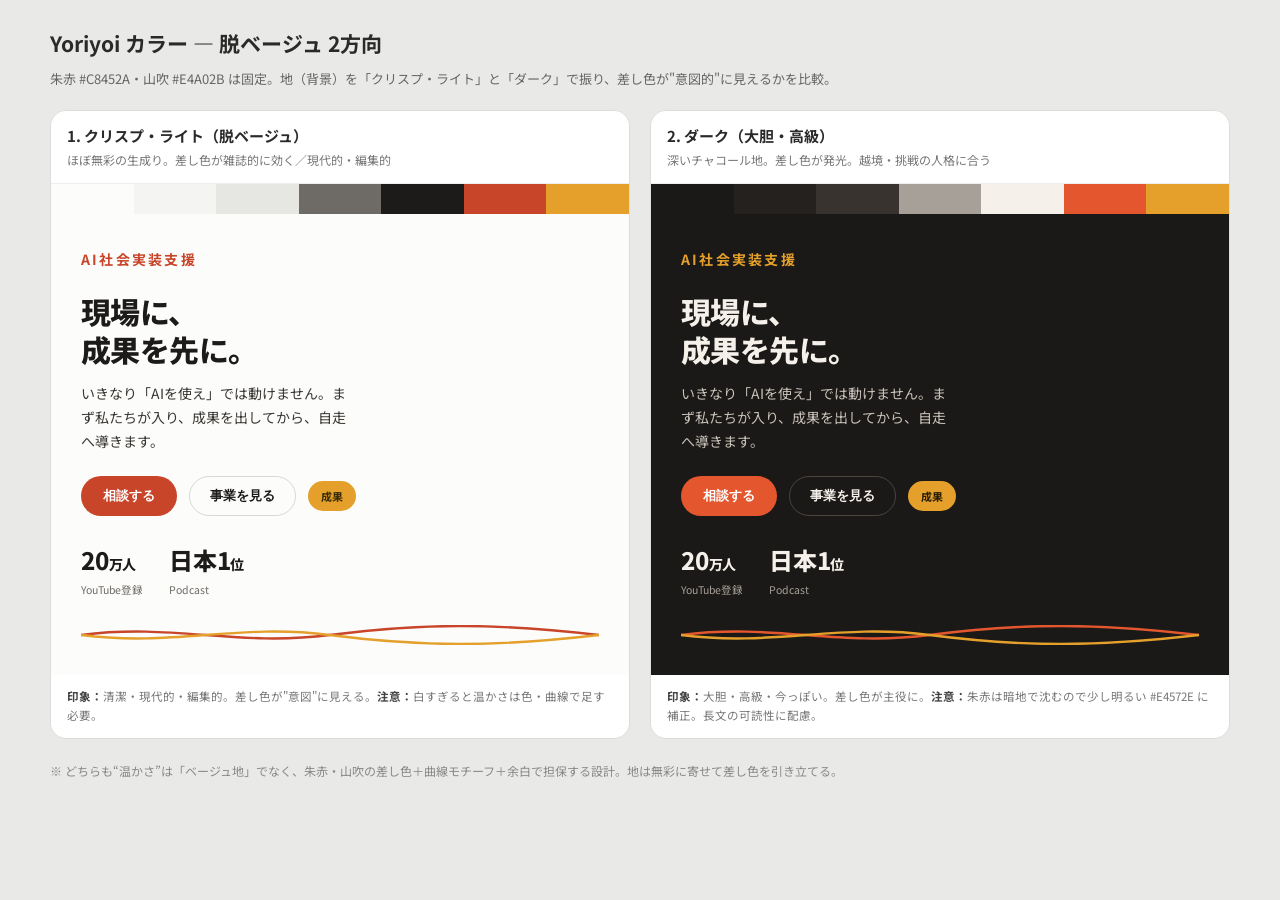
<file: brand/explorations/ground-light-vs-dark.html>
<!DOCTYPE html>
<html lang="ja">
<head>
<meta charset="UTF-8" />
<meta name="viewport" content="width=device-width, initial-scale=1.0" />
<title>Yoriyoi カラー再検討 — 脱ベージュ 2方向</title>
<link rel="preconnect" href="https://fonts.googleapis.com" />
<link rel="preconnect" href="https://fonts.gstatic.com" crossorigin />
<link rel="stylesheet" href="https://fonts.googleapis.com/css2?family=Noto+Sans+JP:wght@400;500;600;700;800&display=swap" />
<style>
  *{box-sizing:border-box;}
  body{margin:0;font-family:"Noto Sans JP",system-ui,sans-serif;background:#e9e9e7;color:#2a2a2a;
    -webkit-font-smoothing:antialiased;line-height:1.7;padding:26px 18px 70px;}
  .head{max-width:1180px;margin:0 auto 20px;}
  .head h1{font-size:21px;font-weight:700;margin:0 0 6px;}
  .head p{font-size:13px;color:#666;margin:0;}
  .grid{max-width:1180px;margin:0 auto;display:grid;grid-template-columns:1fr 1fr;gap:20px;}
  @media(max-width:860px){.grid{grid-template-columns:1fr;}}
  .opt{border-radius:16px;overflow:hidden;border:1px solid #dcdcda;}
  .cap{padding:12px 16px;background:#fff;border-bottom:1px solid #eee;}
  .cap .t{font-size:15px;font-weight:700;}
  .cap .s{font-size:12px;color:#777;margin-top:2px;}
  /* swatches */
  .sw{display:flex;height:30px;}
  .sw div{flex:1;}
  /* hero sample */
  .hero{padding:34px 30px 30px;position:relative;overflow:hidden;}
  .eyebrow{font-size:11px;font-weight:700;letter-spacing:0.16em;margin:0 0 14px;}
  .hero h2{font-size:30px;font-weight:800;letter-spacing:-0.02em;line-height:1.25;margin:0 0 14px;}
  .hero p{font-size:14px;margin:0 0 22px;max-width:34ch;}
  .row{display:flex;align-items:center;gap:12px;flex-wrap:wrap;}
  .btn{font-size:13px;font-weight:700;border:none;border-radius:999px;padding:11px 22px;cursor:default;}
  .btn2{font-size:13px;font-weight:600;border-radius:999px;padding:10px 20px;background:transparent;}
  .chip{font-size:11px;font-weight:700;border-radius:999px;padding:6px 13px;}
  .twist{display:block;width:100%;height:20px;margin-top:26px;}
  .metrics{display:flex;gap:26px;margin-top:24px;}
  .metric .n{font-size:24px;font-weight:800;letter-spacing:-0.01em;}
  .metric .l{font-size:10.5px;}
  .foot{font-size:11.5px;padding:12px 16px;background:#fff;color:#777;}
  .foot b{color:#444;}
</style>
</head>
<body>
  <div class="head">
    <h1>Yoriyoi カラー — 脱ベージュ 2方向</h1>
    <p>朱赤 #C8452A・山吹 #E4A02B は固定。地（背景）を「クリスプ・ライト」と「ダーク」で振り、差し色が"意図的"に見えるかを比較。</p>
  </div>

  <div class="grid">

    <!-- LIGHT crisp -->
    <div class="opt">
      <div class="cap"><div class="t">1. クリスプ・ライト（脱ベージュ）</div><div class="s">ほぼ無彩の生成り。差し色が雑誌的に効く／現代的・編集的</div></div>
      <div class="sw">
        <div style="background:#FCFCFB"></div><div style="background:#F4F4F2"></div><div style="background:#E6E6E3"></div>
        <div style="background:#6E6A65"></div><div style="background:#1D1B19"></div>
        <div style="background:#C8452A"></div><div style="background:#E4A02B"></div>
      </div>
      <div class="hero" style="background:#FCFCFB;color:#1D1B19;">
        <p class="eyebrow" style="color:#C8452A;">AI社会実装支援</p>
        <h2>現場に、<br>成果を先に。</h2>
        <p style="color:#3a3733;">いきなり「AIを使え」では動けません。まず私たちが入り、成果を出してから、自走へ導きます。</p>
        <div class="row">
          <button class="btn" style="background:#C8452A;color:#fff;">相談する</button>
          <button class="btn2" style="color:#1D1B19;border:1.5px solid #d8d8d4;">事業を見る</button>
          <span class="chip" style="background:#E4A02B;color:#3a2c08;">成果</span>
        </div>
        <div class="metrics">
          <div class="metric"><div class="n" style="color:#1D1B19;">20<span style="font-size:14px;">万人</span></div><div class="l" style="color:#6E6A65;">YouTube登録</div></div>
          <div class="metric"><div class="n" style="color:#1D1B19;">日本1<span style="font-size:14px;">位</span></div><div class="l" style="color:#6E6A65;">Podcast</div></div>
        </div>
        <svg class="twist" viewBox="0 0 500 20" preserveAspectRatio="none" aria-hidden="true">
          <path d="M0 10 C90 -2 150 22 240 10 S400 -2 500 10" fill="none" stroke="#C8452A" stroke-width="2.4" stroke-linecap="round"/>
          <path d="M0 10 C90 22 150 -2 240 10 S400 22 500 10" fill="none" stroke="#E4A02B" stroke-width="2.4" stroke-linecap="round"/>
        </svg>
      </div>
      <div class="foot"><b>印象：</b>清潔・現代的・編集的。差し色が"意図"に見える。<b>注意：</b>白すぎると温かさは色・曲線で足す必要。</div>
    </div>

    <!-- DARK -->
    <div class="opt">
      <div class="cap"><div class="t">2. ダーク（大胆・高級）</div><div class="s">深いチャコール地。差し色が発光。越境・挑戦の人格に合う</div></div>
      <div class="sw">
        <div style="background:#1B1917"></div><div style="background:#24211E"></div><div style="background:#38332E"></div>
        <div style="background:#A7A099"></div><div style="background:#F5F1EA"></div>
        <div style="background:#E4572E"></div><div style="background:#E4A02B"></div>
      </div>
      <div class="hero" style="background:#1B1917;color:#F5F1EA;">
        <p class="eyebrow" style="color:#E4A02B;">AI社会実装支援</p>
        <h2>現場に、<br>成果を先に。</h2>
        <p style="color:#C9C2B9;">いきなり「AIを使え」では動けません。まず私たちが入り、成果を出してから、自走へ導きます。</p>
        <div class="row">
          <button class="btn" style="background:#E4572E;color:#fff;">相談する</button>
          <button class="btn2" style="color:#F5F1EA;border:1.5px solid #4a443d;">事業を見る</button>
          <span class="chip" style="background:#E4A02B;color:#2a1f06;">成果</span>
        </div>
        <div class="metrics">
          <div class="metric"><div class="n" style="color:#F5F1EA;">20<span style="font-size:14px;">万人</span></div><div class="l" style="color:#A7A099;">YouTube登録</div></div>
          <div class="metric"><div class="n" style="color:#F5F1EA;">日本1<span style="font-size:14px;">位</span></div><div class="l" style="color:#A7A099;">Podcast</div></div>
        </div>
        <svg class="twist" viewBox="0 0 500 20" preserveAspectRatio="none" aria-hidden="true">
          <path d="M0 10 C90 -2 150 22 240 10 S400 -2 500 10" fill="none" stroke="#E4572E" stroke-width="2.4" stroke-linecap="round"/>
          <path d="M0 10 C90 22 150 -2 240 10 S400 22 500 10" fill="none" stroke="#E4A02B" stroke-width="2.4" stroke-linecap="round"/>
        </svg>
      </div>
      <div class="foot"><b>印象：</b>大胆・高級・今っぽい。差し色が主役に。<b>注意：</b>朱赤は暗地で沈むので少し明るい #E4572E に補正。長文の可読性に配慮。</div>
    </div>

  </div>

  <div class="head" style="margin-top:22px;">
    <p style="font-size:12px;color:#888;">※ どちらも“温かさ”は「ベージュ地」でなく、朱赤・山吹の差し色＋曲線モチーフ＋余白で担保する設計。地は無彩に寄せて差し色を引き立てる。</p>
  </div>
</body>
</html>
</file>
<file: wireframes/wf.css>
/* ============================================================
     Yoriyoi Wireframes v0.1  (低精細 / 構造確定用)
     ・見た目のブランドは未反映。情報の順番と導線だけを固める。
     ・グレー=コンテンツ、破線枠=注釈(意図)。全面グレースケール（wireframe-htmlスキル準拠）
     ============================================================ */
  :root{
    --ink:#3a3a3a; --sub:#8c8c8c; --box:#e9e9e9; --box2:#dedede;
    --line:#cfcfcf; --canvas:#f4f4f3; --card:#fff; --note:#3a3a3a; --note-bg:#eeeeee;
  }
  *{box-sizing:border-box;}
  body{margin:0;font-family:"Hiragino Sans","Noto Sans JP",system-ui,sans-serif;background:var(--canvas);color:var(--ink);line-height:1.5;}
  .page{max-width:1080px;margin:0 auto;padding:28px 20px 80px;}

  /* header */
  .doc-head{border-bottom:2px solid var(--ink);padding-bottom:14px;margin-bottom:8px;}
  .doc-head h1{font-size:20px;margin:0 0 4px;letter-spacing:.02em;}
  .doc-head p{margin:0;color:var(--sub);font-size:13px;}
  .legend{display:flex;gap:18px;flex-wrap:wrap;margin:14px 0 30px;font-size:12px;color:var(--sub);}
  .legend span{display:inline-flex;align-items:center;gap:6px;}
  .sw{width:26px;height:12px;border-radius:2px;display:inline-block;}
  .sw.g{background:var(--box);border:1px solid var(--line);}
  .sw.i{background:repeating-linear-gradient(45deg,#e4e4e4,#e4e4e4 5px,#d7d7d7 5px,#d7d7d7 10px);border:1px solid var(--line);}
  .sw.b{background:var(--note-bg);border:1px dashed var(--note);}

  /* frame wrapper */
  .frame-title{display:flex;align-items:baseline;gap:12px;margin:44px 0 4px;padding-top:10px;border-top:1px dashed var(--line);}
  .frame-title h2{font-size:16px;margin:0;}
  .frame-title .tag{font-size:11px;color:#fff;background:var(--ink);padding:2px 8px;border-radius:10px;letter-spacing:.04em;}
  .frame-desc{color:var(--sub);font-size:12.5px;margin:0 0 18px;}

  /* generic wireframe atoms */
  .wf{background:var(--card);border:1px solid var(--line);border-radius:6px;padding:0;overflow:hidden;}
  .sec{padding:22px 26px;border-bottom:1px dashed var(--line);position:relative;}
  .sec:last-child{border-bottom:0;}
  .kicker{font-size:11px;color:var(--sub);letter-spacing:.14em;text-transform:uppercase;margin:0 0 8px;}
  .h{height:16px;background:var(--box2);border-radius:3px;margin:0 0 10px;}
  .h.xl{height:26px;width:78%;}
  .h.lg{height:20px;width:62%;}
  .h.md{width:46%;}
  .h.sm{height:12px;width:30%;}
  .txt{height:9px;background:var(--box);border-radius:3px;margin:6px 0;}
  .txt.w90{width:90%;} .txt.w80{width:80%;} .txt.w70{width:70%;} .txt.w60{width:60%;} .txt.w50{width:50%;}
  .btn{display:inline-block;border:1.5px solid var(--ink);border-radius:20px;padding:9px 20px;font-size:12px;color:var(--ink);margin:10px 8px 0 0;}
  .btn.solid{background:var(--ink);color:#fff;}
  .btn.ghost{border-style:dashed;color:var(--sub);border-color:var(--line);}
  .img{background:repeating-linear-gradient(45deg,#e4e4e4,#e4e4e4 7px,#dadada 7px,#dadada 14px);border:1px solid var(--line);border-radius:5px;display:flex;align-items:center;justify-content:center;color:#a5a5a5;font-size:11px;}
  .row{display:flex;gap:14px;}
  .grid2{display:grid;grid-template-columns:1fr 1fr;gap:14px;}
  .grid3{display:grid;grid-template-columns:1fr 1fr 1fr;gap:12px;}
  .card{border:1px solid var(--line);border-radius:6px;padding:14px;background:#fbfbfb;}
  .list-item{display:flex;align-items:center;gap:10px;border:1px solid var(--line);border-radius:8px;padding:11px 13px;background:#fbfbfb;margin-bottom:9px;}
  .chip{width:26px;height:26px;border-radius:6px;background:var(--box2);flex:none;}
  .curve{height:14px;margin:14px 0;}
  .curve svg{width:100%;height:100%;display:block;}

  /* annotation */
  .note{background:var(--note-bg);border-left:3px dashed var(--note);color:#333;font-size:11.5px;padding:7px 10px;border-radius:4px;margin:12px 0 0;}
  .note b{color:#1a1a1a;}
  .pin{position:absolute;top:12px;right:12px;background:var(--note);color:#fff;font-size:10px;width:20px;height:20px;border-radius:50%;display:flex;align-items:center;justify-content:center;}

  /* device frames */
  .device{margin:0 auto;}
  .device.mobile{max-width:360px;border:9px solid #222;border-radius:34px;overflow:hidden;background:#fff;}
  .nav{display:flex;align-items:center;justify-content:space-between;padding:14px 18px;border-bottom:1px dashed var(--line);}
  .logo-slot{width:78px;height:20px;background:var(--box2);border-radius:3px;}
  .nav-links{display:flex;gap:10px;}
  .nav-links span{width:38px;height:9px;background:var(--box);border-radius:3px;}
  .burger{width:22px;height:14px;background:var(--box2);border-radius:2px;}

  .flow{border:1px dashed var(--line);border-radius:8px;padding:14px;background:#fbfbfb;text-align:center;}
  .flow .step{border:1px solid var(--line);border-radius:6px;padding:9px;background:#fff;font-size:11.5px;color:var(--sub);margin:0 auto;max-width:320px;}
  .flow .arrow{color:var(--sub);font-size:14px;margin:5px 0;}

  .two-col{display:grid;grid-template-columns:340px 1fr;gap:26px;align-items:start;}
  @media(max-width:720px){ .two-col{grid-template-columns:1fr;} .grid3{grid-template-columns:1fr;} }

  /* card -> hub flow */
  .cardflow{display:flex;align-items:center;gap:18px;flex-wrap:wrap;background:#fff;border:1px solid var(--line);border-radius:8px;padding:22px;margin-bottom:20px;}
  .namecard{width:220px;height:132px;border:1px solid var(--line);border-radius:8px;background:#fbfbfb;position:relative;padding:14px;display:flex;flex-direction:column;}
  .namecard .nc-label{position:absolute;left:0;bottom:-18px;font-size:10.5px;color:var(--sub);}
  .qr{width:60px;height:60px;flex:none;}
  .flow-arrow-h{display:flex;flex-direction:column;align-items:center;color:var(--note);font-size:12px;min-width:96px;text-align:center;}
  .flow-arrow-h .big{font-size:26px;line-height:1;}
  .flow-arrow-h small{color:var(--sub);font-size:10.5px;margin-top:4px;}
  .mini-phone{width:96px;height:150px;border:6px solid #222;border-radius:16px;background:#fff;display:flex;flex-direction:column;overflow:hidden;flex:none;}
  .mini-phone .mp-cover{height:34px;background:repeating-linear-gradient(45deg,#e4e4e4,#e4e4e4 6px,#dadada 6px,#dadada 12px);}
  .mini-phone .mp-dot{width:22px;height:22px;border-radius:50%;background:var(--box2);border:2px solid #fff;margin:-11px auto 4px;}
  .mini-phone .mp-line{height:10px;background:var(--box);border-radius:2px;margin:4px 8px;}

  /* v0.2: 実データ入りリスト / FV境界 */
  .li{display:flex;align-items:center;gap:8px;border:1px solid var(--line);border-radius:7px;padding:7px 9px;background:#fff;margin-bottom:6px;}
  .li .chip{width:20px;height:20px;border-radius:5px;}
  .li .lbl{font-size:10.5px;color:var(--ink);flex:1;min-width:0;white-space:nowrap;overflow:hidden;text-overflow:ellipsis;}
  .li .ar{font-size:9px;color:var(--sub);flex:none;}
  .li.primary{border-color:#3a3a3a;border-width:1.5px;background:#f6f6f6;}
  .li.primary .lbl{font-weight:700;}

  /* v0.4: 画像カード階層（上位=画像+説明、下位=簡易行）＋ CTAの弱色化
     参考: ivory634684.studio.site のカード構成／studio.siteモックアップ Jgqe4RNwOk */
  .linkblock{background:#ececec;border-radius:14px;padding:14px 12px 16px;}
  .cta-row{display:flex;align-items:center;gap:8px;padding:6px 4px 14px;border-bottom:1px dashed var(--line);margin-bottom:12px;}
  .cta-row .lbl{font-size:10.5px;color:var(--ink);flex:1;min-width:0;}
  .cta-row .ar{font-size:10px;color:var(--sub);flex:none;}
  .card-grid{display:grid;grid-template-columns:1fr 1fr;gap:8px;margin-bottom:8px;}
  .card{background:#fff;border:1px solid var(--line);border-radius:8px;overflow:hidden;}
  .card .img{height:58px;border-radius:0;font-size:9px;}
  .card .body{padding:8px 9px 10px;}
  .card .ti{font-size:10px;font-weight:700;margin:0 0 4px;line-height:1.3;}
  .card .de{font-size:8.5px;color:var(--sub);line-height:1.45;margin:0;}
  .card.wide{grid-column:1/-1;display:flex;gap:10px;}
  .card.wide .img{width:56px;height:56px;flex:none;font-size:8px;}
  .card.wide .body{padding:8px 10px 8px 0;flex:1;min-width:0;}
  .fold{display:flex;align-items:center;gap:6px;margin:9px 0;color:#3a3a3a;font-weight:700;font-size:9px;white-space:nowrap;}
  .fold::before,.fold::after{content:"";height:0;border-top:2px dashed #3a3a3a;flex:1;}
  .variant{border:1px solid var(--line);border-radius:8px;background:#fff;padding:16px;}
  .variant h4{margin:0 0 4px;font-size:13px;}
  .variant .sub{margin:0 0 14px;font-size:11px;color:var(--sub);}
  .compare{display:grid;grid-template-columns:1fr 1fr;gap:20px;align-items:start;}
  @media(max-width:820px){ .compare{grid-template-columns:1fr;} }

  /* --- WF共通ナビ（ファイル分割用） --- */
  .wfnav{display:flex;gap:8px;flex-wrap:wrap;margin:0 0 18px;}
  .wfnav a{font-size:12px;text-decoration:none;color:var(--ink);border:1px solid var(--line);
    background:#fff;border-radius:20px;padding:6px 14px;transition:background .15s;}
  .wfnav a:hover{background:#efefef;}
  .wfnav a.current{background:var(--ink);color:#fff;border-color:var(--ink);}
  .frame-title:first-of-type{border-top:0;margin-top:8px;}
</file>
